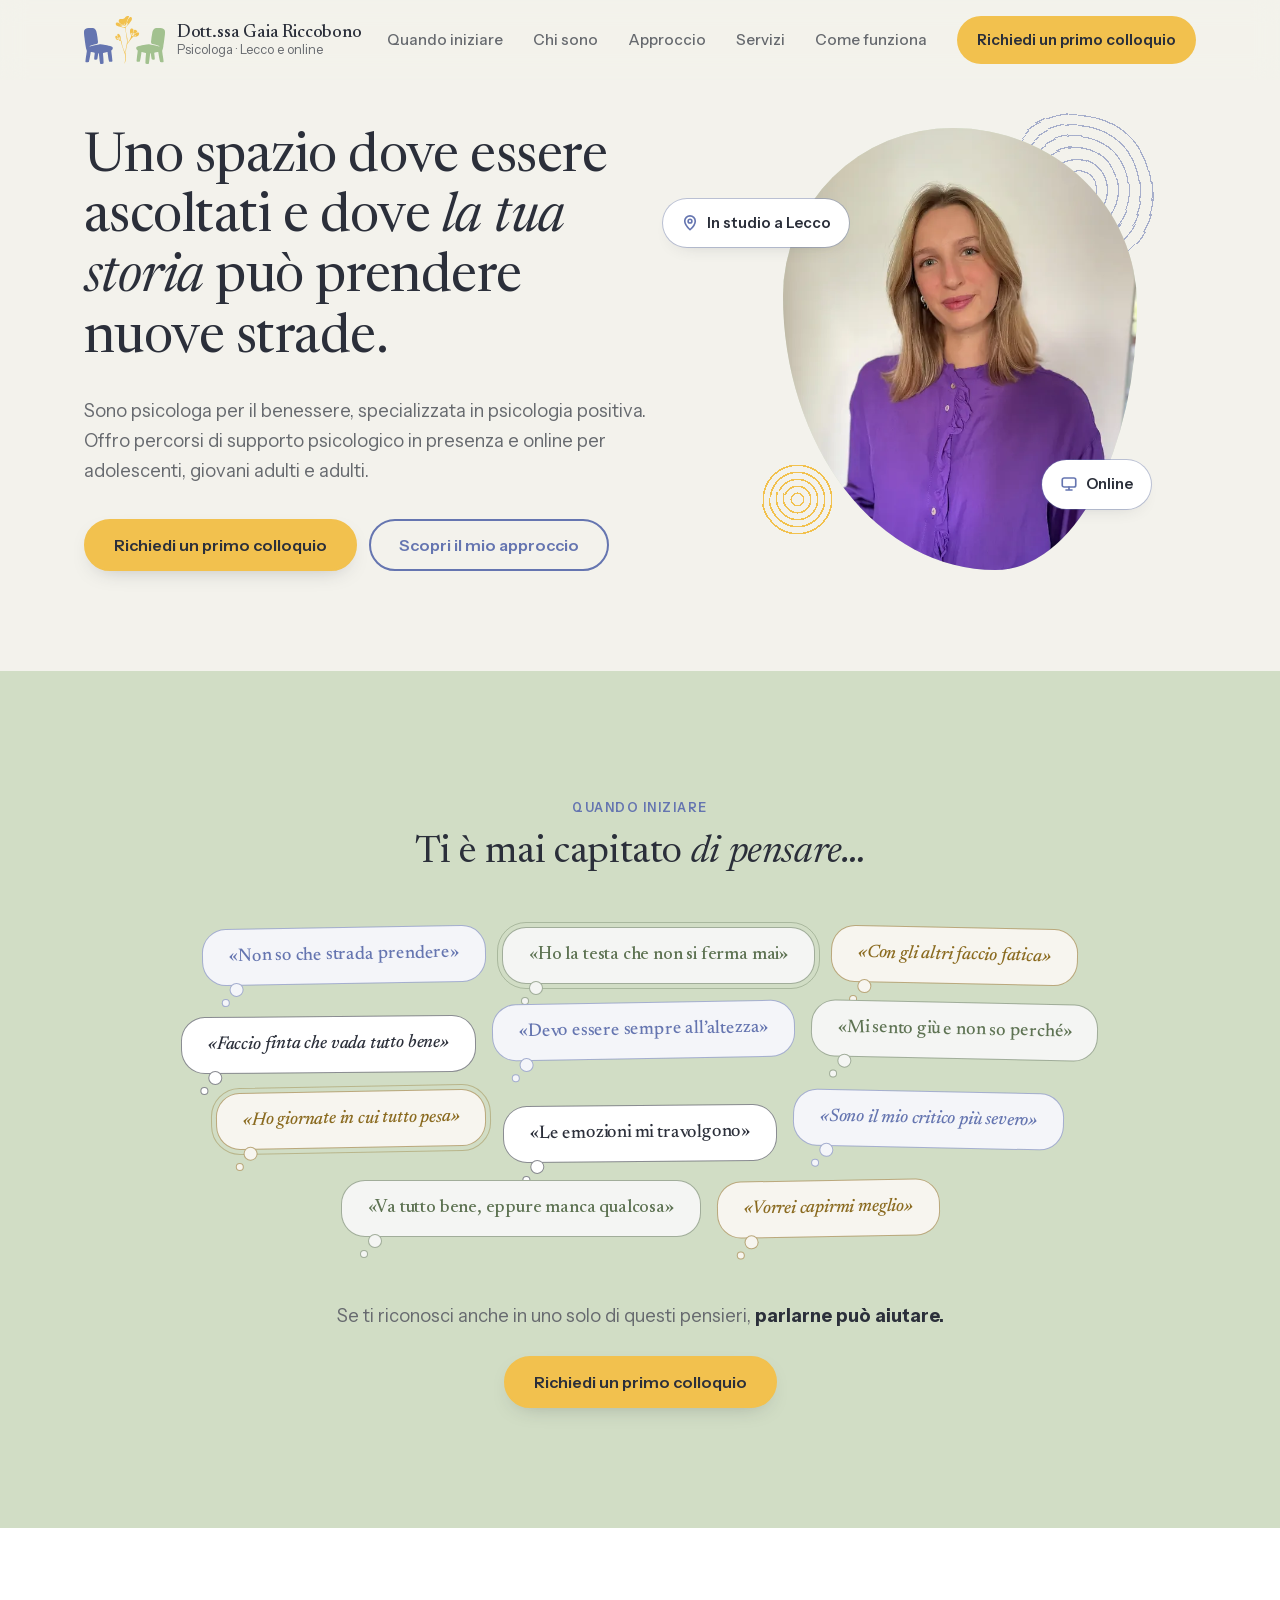
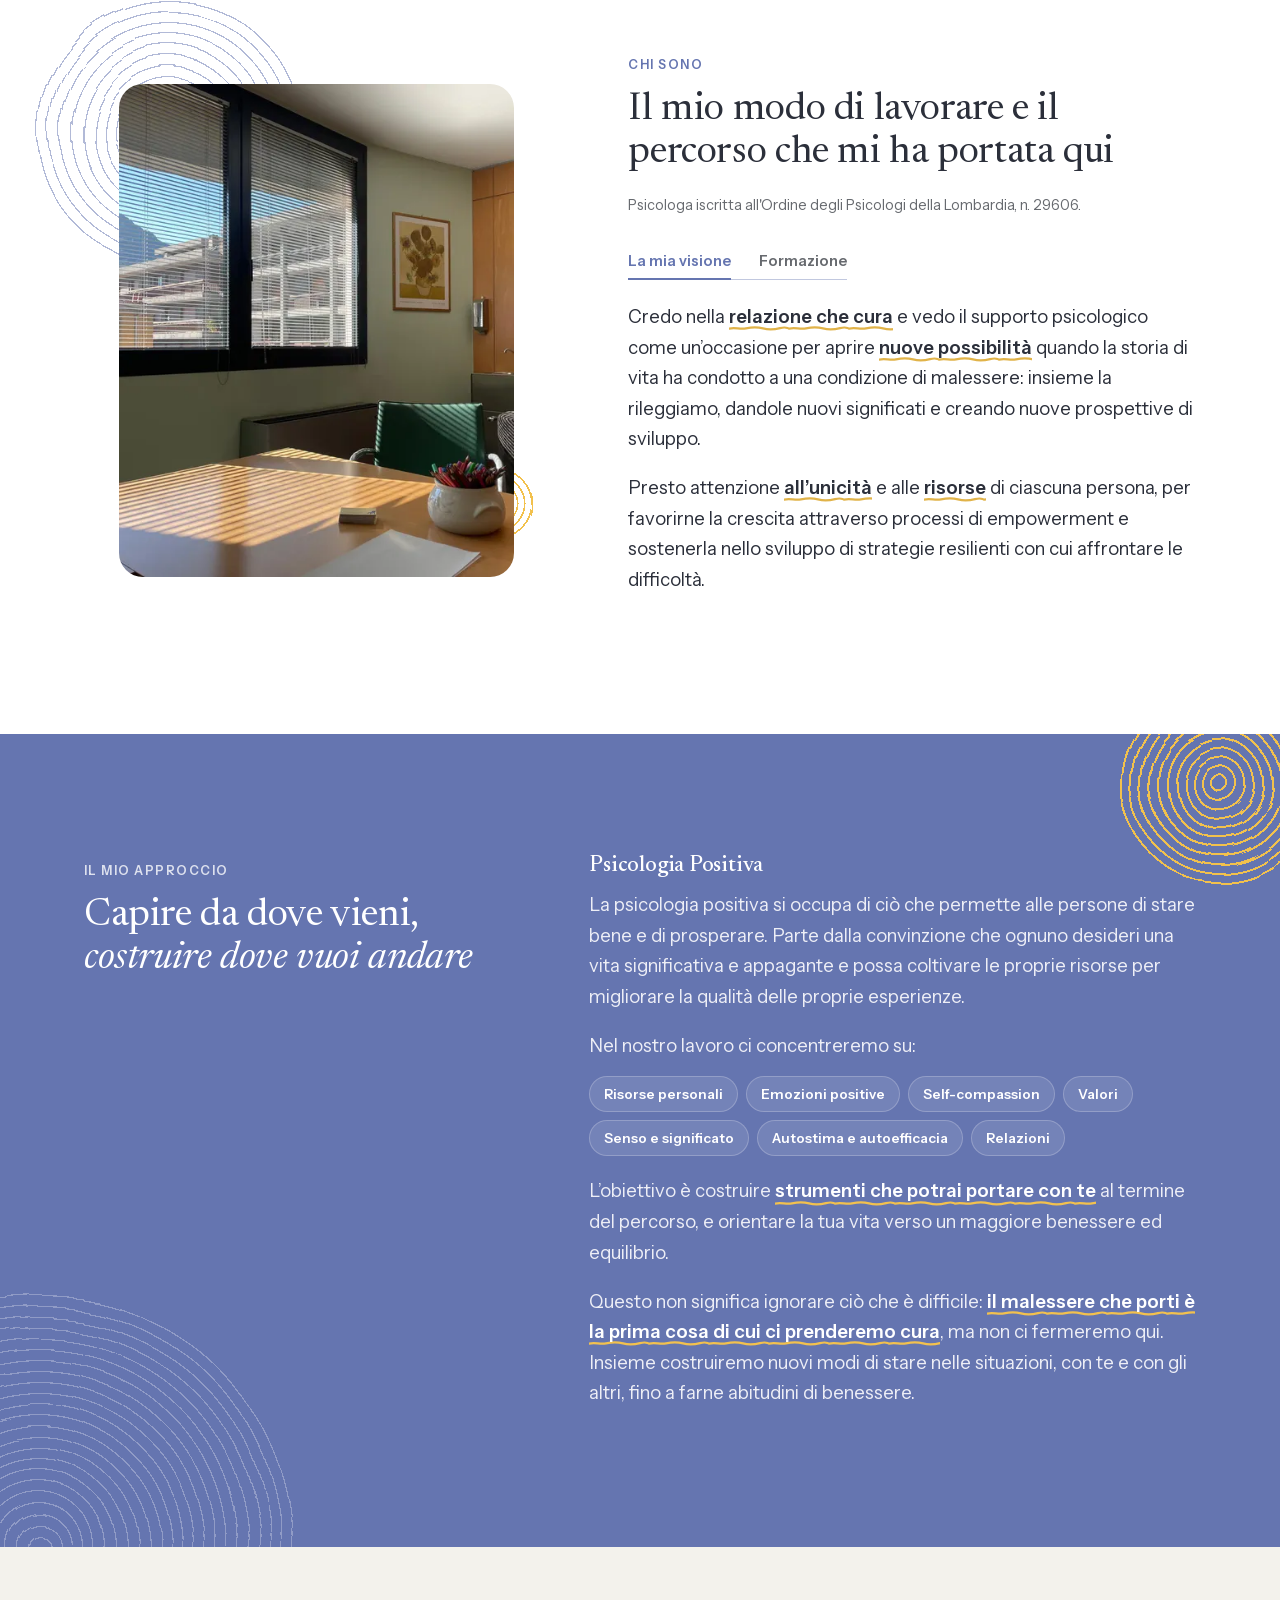
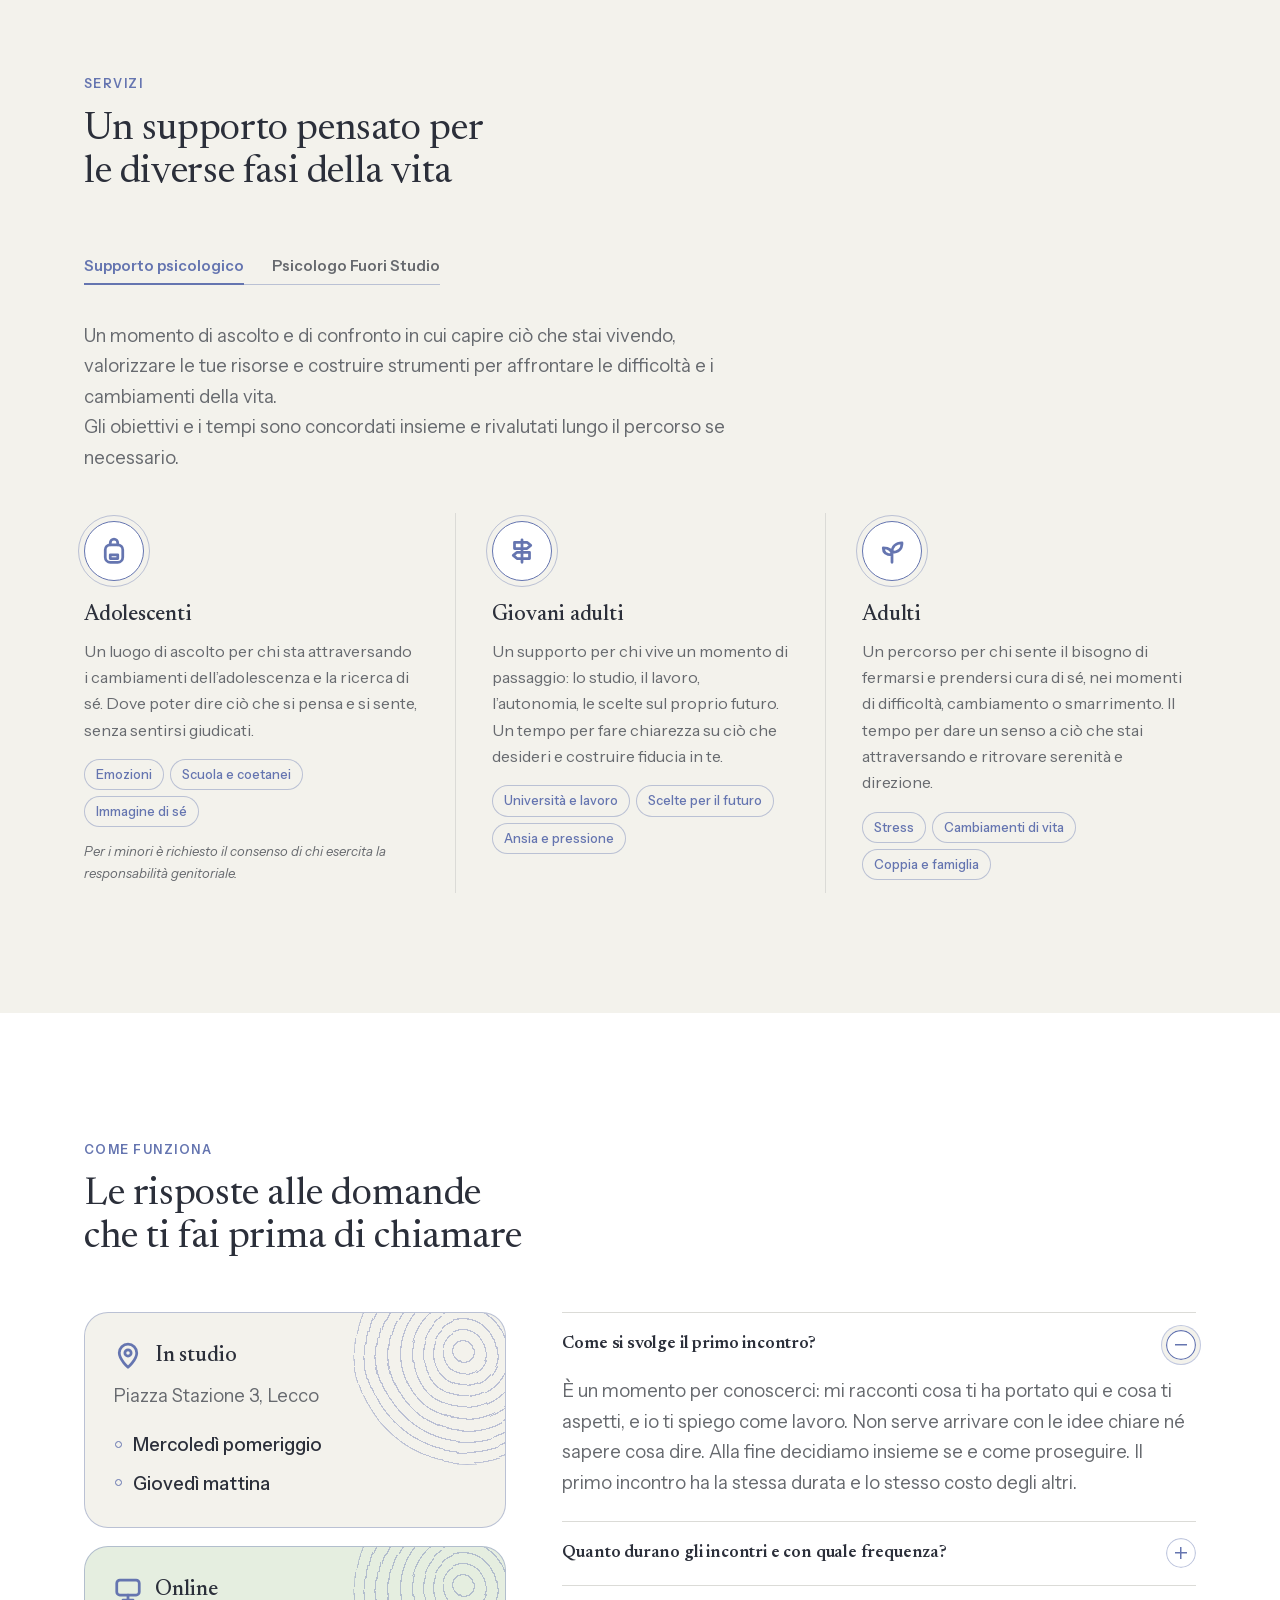
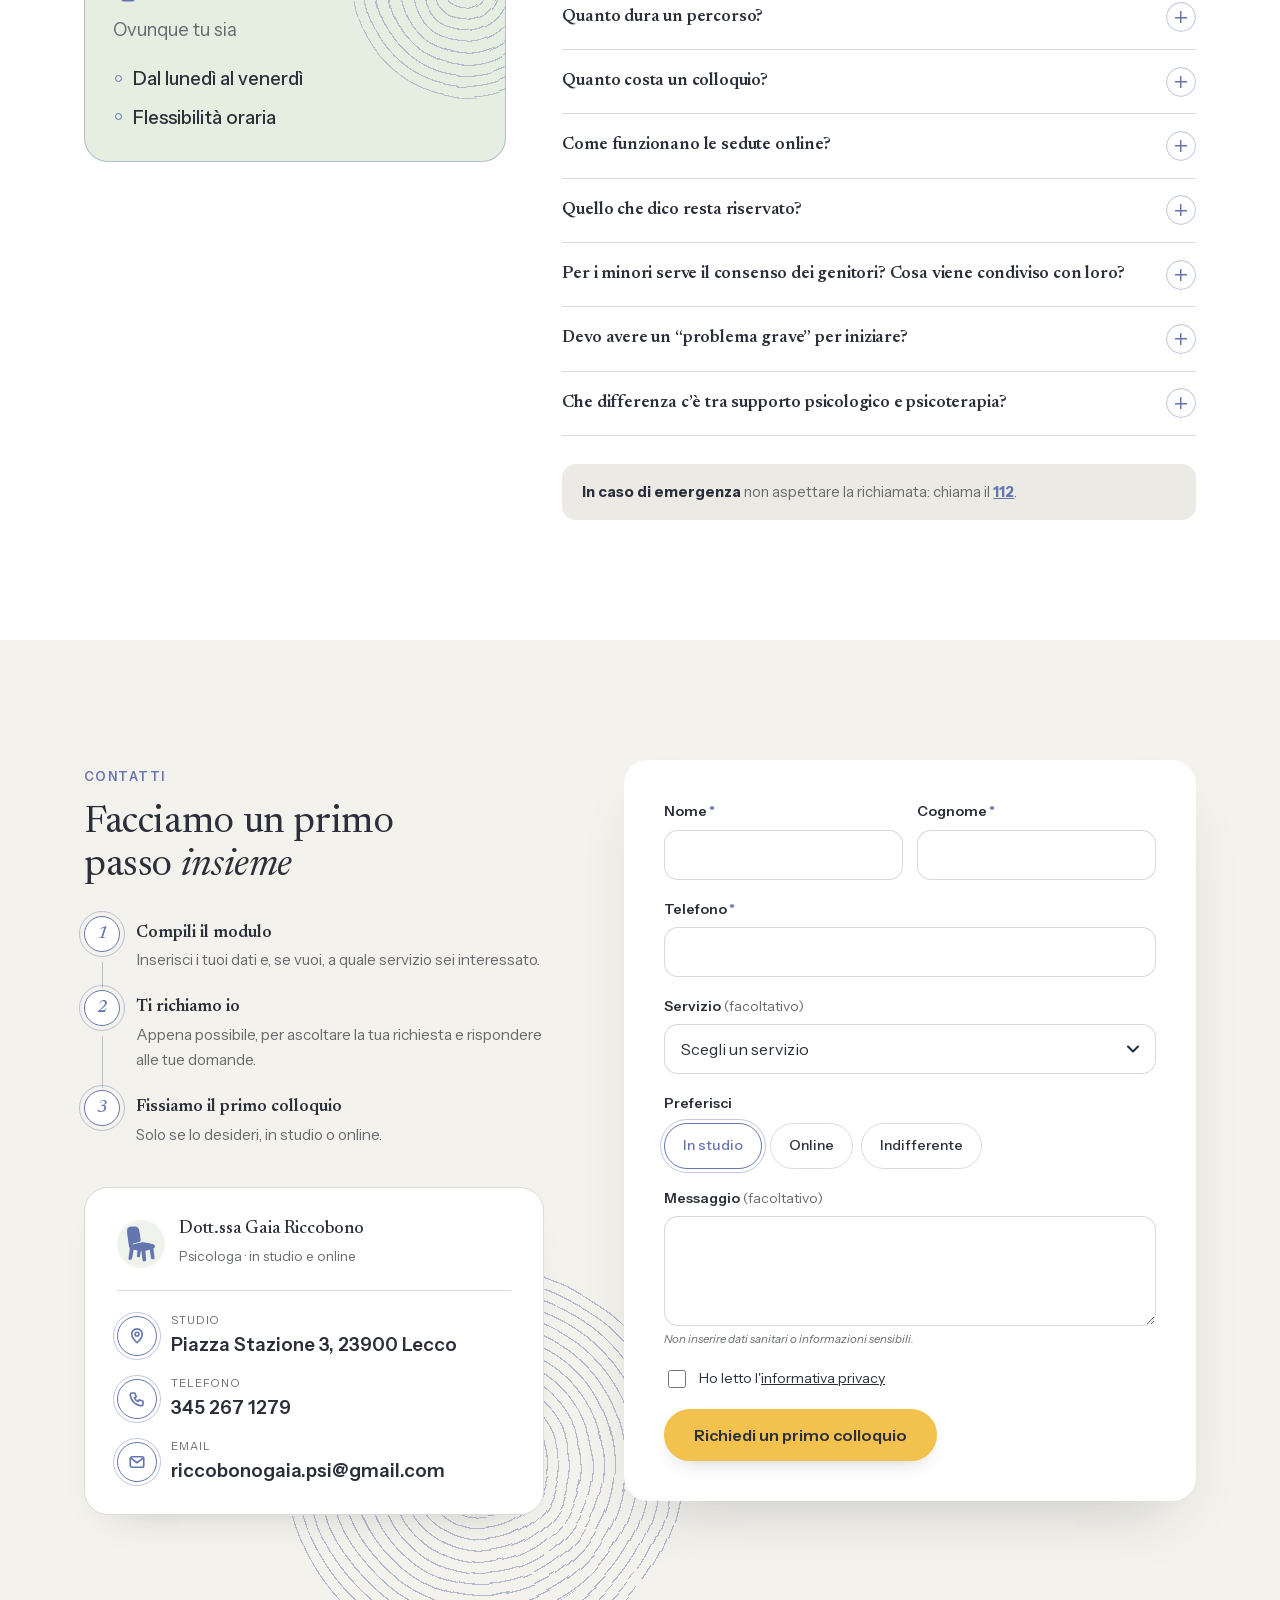
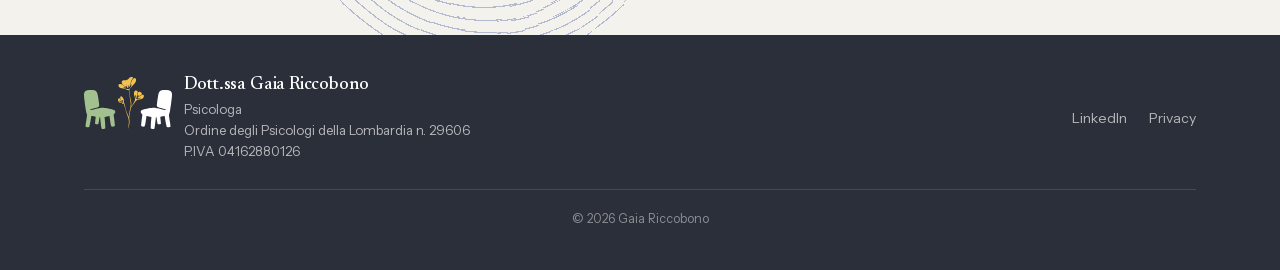
<file: index.html>
<!doctype html>
<html lang="it">

<head>
  <meta charset="utf-8">
  <meta name="viewport" content="width=device-width, initial-scale=1">
  <title>Dott.ssa Gaia Riccobono · Psicologa</title>
  <meta name="description" content="Psicologa a Lecco e online. Percorsi di supporto per adolescenti, giovani adulti e adulti con l'approccio della psicologia positiva. Richiedi un primo colloquio.">
  <link rel="canonical" href="https://gaiariccobono.it/">

  <!-- Anteprima social (WhatsApp, Facebook, LinkedIn…) -->
  <meta property="og:type" content="website">
  <meta property="og:locale" content="it_IT">
  <meta property="og:site_name" content="Dott.ssa Gaia Riccobono">
  <meta property="og:url" content="https://gaiariccobono.it/">
  <meta property="og:title" content="Dott.ssa Gaia Riccobono · Psicologa a Lecco e online">
  <meta property="og:description" content="Percorsi di supporto psicologico per adolescenti, giovani adulti e adulti, in studio a Lecco e online. Richiedi un primo colloquio.">
  <meta property="og:image" content="https://gaiariccobono.it/img/og-image.jpg?v=2">
  <meta property="og:image:width" content="1200">
  <meta property="og:image:height" content="630">
  <meta property="og:image:alt" content="Logo della Dott.ssa Gaia Riccobono, psicologa a Lecco e online: due sedie e un fiore">
  <meta name="twitter:card" content="summary_large_image">

  <!-- Dati strutturati -->
  <script type="application/ld+json">
  {
    "@context": "https://schema.org",
    "@type": "MedicalBusiness",
    "@id": "https://gaiariccobono.it/#studio",
    "name": "Dott.ssa Gaia Riccobono · Psicologa",
    "description": "Supporto psicologico per adolescenti, giovani adulti e adulti, in studio a Lecco e online.",
    "url": "https://gaiariccobono.it/",
    "image": "https://gaiariccobono.it/img/og-image.jpg",
    "logo": "https://gaiariccobono.it/apple-touch-icon.png",
    "telephone": "+393452671279",
    "email": "riccobonogaia.psi@gmail.com",
    "address": {
      "@type": "PostalAddress",
      "streetAddress": "Piazza Stazione 3",
      "postalCode": "23900",
      "addressLocality": "Lecco",
      "addressRegion": "LC",
      "addressCountry": "IT"
    },
    "areaServed": ["Lecco", "Italia"],
    "vatID": "IT04162880126",
    "founder": {
      "@type": "Person",
      "name": "Gaia Riccobono",
      "honorificPrefix": "Dott.ssa",
      "jobTitle": "Psicologa",
      "hasCredential": {
        "@type": "EducationalOccupationalCredential",
        "credentialCategory": "Iscrizione all'Ordine degli Psicologi della Lombardia n. 29606"
      },
      "sameAs": ["https://www.linkedin.com/in/gaiariccobono/"]
    }
  }
  </script>
  <link rel="preload" href="fonts/instrument-sans-latin.woff2" as="font" type="font/woff2" crossorigin>
  <link rel="preload" href="fonts/newsreader-latin.woff2" as="font" type="font/woff2" crossorigin>
  <link rel="icon" href="favicon.svg" type="image/svg+xml">
  <link rel="icon" href="favicon-32.png" sizes="32x32" type="image/png">
  <link rel="apple-touch-icon" href="apple-touch-icon.png">
  <link rel="stylesheet" href="/style.css">
  <link rel="stylesheet" href="/home.css">
</head>

<body>
  <!-- Filtro che rende "a mano" le linee dei cerchi concentrici -->
  <svg width="0" height="0" style="position:absolute" aria-hidden="true">
    <filter id="mano"><feTurbulence type="fractalNoise" baseFrequency="0.012" numOctaves="2" seed="7"/>
      <feDisplacementMap in="SourceGraphic" scale="14"/></filter>
    <filter id="mano-lieve"><feTurbulence type="fractalNoise" baseFrequency="0.03" numOctaves="1" seed="3"/>
      <feDisplacementMap in="SourceGraphic" scale="4"/></filter>
  </svg>

  <!-- HEADER -->
  <header class="site-header">
    <div class="wrap header-inner">
      <a href="#top" class="brand">
        <img class="brand-logo" src="/img/logo.svg" width="81" height="48" alt="">
        <img class="brand-icon" src="/img/icona.svg" width="31" height="38" alt="">
        <span class="brand-text">
          <strong>Dott.ssa Gaia Riccobono</strong>
          <small>Psicologa · Lecco e online</small>
        </span>
      </a>
      <a class="header-phone" href="tel:+393452671279" aria-label="Chiama 345 267 1279"><i class="ico ico-phone" aria-hidden="true"></i><span>Chiama</span></a>
      <button class="menu-toggle" aria-expanded="false" aria-controls="nav">Menu</button>
      <nav id="nav" class="nav">
        <a href="#quando">Quando iniziare</a>
        <a href="#chi-sono">Chi sono</a>
        <a href="#approccio">Approccio</a>
        <a href="#servizi">Servizi</a>
        <a href="#come-funziona">Come funziona</a>
        <a href="#contatti" class="nav-cta">Richiedi un primo colloquio</a>
      </nav>
    </div>
  </header>

  <main id="top">

    <!-- 1. HERO -->
    <section class="hero">
      <div class="wrap hero-grid">
        <div class="hero-text">
          <h1>Uno spazio dove essere ascoltati e dove <em>la tua storia</em> può prendere nuove strade.</h1>
          <p class="lead">Sono psicologa per il benessere, specializzata in psicologia positiva. Offro percorsi di
            supporto psicologico in presenza e online per adolescenti, giovani adulti e adulti.</p>
          <div class="btn-row">
            <a href="#contatti" class="btn btn-primary">Richiedi un primo colloquio</a>
            <a href="#approccio" class="btn btn-ghost">Scopri il mio approccio</a>
          </div>
        </div>
        <div class="hero-media">
          <span class="shape shape-yellow" aria-hidden="true"></span>
          <span class="shape shape-sky" aria-hidden="true"></span>
          <picture class="hero-photo">
            <source type="image/webp" srcset="/img/gaia-ritratto-600.webp 600w, /img/gaia-ritratto.webp 1000w"
              sizes="(max-width: 960px) 65vw, 345px">
            <img src="/img/gaia-ritratto.jpg" width="1000" height="1333" alt="Ritratto della Dott.ssa Gaia Riccobono"
              fetchpriority="high">
          </picture>
          <span class="pill pill-a"><i class="ico ico-pin" aria-hidden="true"></i> In studio a Lecco</span>
          <span class="pill pill-b"><i class="ico ico-screen" aria-hidden="true"></i> Online</span>
        </div>
      </div>
    </section>

    <!-- 2. QUANDO INIZIARE -->
    <section id="quando" class="section section-lilac">
      <div class="wrap">
        <div class="section-head section-head-center reveal">
          <p class="eyebrow">Quando iniziare</p>
          <h2>Ti è mai capitato <em>di pensare…</em></h2>
        </div>
        <ul class="thoughts reveal">
          <li>«Non so che strada prendere»</li>
          <li>«Ho la testa che non si ferma mai»</li>
          <li>«Con gli altri faccio fatica»</li>
          <li>«Faccio finta che vada tutto bene»</li>
          <li>«Devo essere sempre all’altezza»</li>
          <li>«Mi sento giù e non so perché»</li>
          <li>«Ho giornate in cui tutto pesa»</li>
          <li>«Le emozioni mi travolgono»</li>
          <li>«Sono il mio critico più severo»</li>
          <li>«Va tutto bene, eppure manca qualcosa»</li>
          <li>«Vorrei capirmi meglio»</li>
        </ul>
        <div class="thoughts-end reveal">
          <p>Se ti riconosci anche in uno solo di questi pensieri, <strong>parlarne può aiutare.</strong></p>
          <a href="#contatti" class="btn btn-primary">Richiedi un primo colloquio</a>
        </div>
      </div>
    </section>

    <!-- 3. CHI SONO -->
    <section id="chi-sono" class="section section-alt">
      <div class="wrap about-grid">
        <div class="about-media reveal">
          <span class="shape about-shape-a" aria-hidden="true"></span>
          <span class="shape about-shape-b" aria-hidden="true"></span>
          <picture class="about-photo">
            <source type="image/webp" srcset="/img/studio-480.webp 480w, /img/studio.webp 800w"
              sizes="(max-width: 960px) 90vw, 470px">
            <img src="/img/studio.jpg" width="800" height="1000" loading="lazy" decoding="async"
              alt="Lo studio a Lecco: la scrivania al sole e la finestra con vista sulle montagne">
          </picture>
        </div>
        <div class="about-text reveal">
          <p class="eyebrow">Chi sono</p>
          <h2>Il mio modo di lavorare e il percorso che mi ha portata qui</h2>
          <p class="albo">Psicologa iscritta all'Ordine degli Psicologi della Lombardia, n. 29606.</p>
          <div class="tabs">
            <div class="tablist" role="tablist" aria-label="Chi sono">
              <button type="button" role="tab" id="tab-visione" aria-controls="panel-visione" aria-selected="true">La mia visione</button>
              <button type="button" role="tab" id="tab-due" aria-controls="panel-due" aria-selected="false" tabindex="-1">Formazione</button>
            </div>
            <div class="tabpanels">
            <div class="tabpanel" role="tabpanel" id="panel-visione" aria-labelledby="tab-visione">
              <p>Credo nella <mark>relazione che cura</mark> e vedo il supporto psicologico come un’occasione per aprire <mark>nuove possibilità</mark> quando la storia di vita ha condotto a una condizione di malessere: insieme la rileggiamo, dandole nuovi significati e creando nuove prospettive di sviluppo.</p>
              <p>Presto attenzione <mark>all’unicità</mark> e alle <mark>risorse</mark> di ciascuna persona, per favorirne la crescita attraverso processi di empowerment e sostenerla nello sviluppo di strategie resilienti con cui affrontare le difficoltà.</p>
            </div>
            <div class="tabpanel" role="tabpanel" id="panel-due" aria-labelledby="tab-due" hidden>
              <ol class="edu">
                <li><strong>Corso di formazione "Lavorare come Psicologo Fuori Studio"</strong></li>
                <li><strong>Master in Relazioni d'aiuto in contesti di sviluppo e cooperazione nazionale e internazionale</strong><small>Università Cattolica del Sacro Cuore, Milano</small></li>
                <li><strong>Laurea Magistrale in Psicologia per il benessere: empowerment, riabilitazione e tecnologia positiva</strong><small>Università Cattolica del Sacro Cuore, Milano</small></li>
                <li><strong>Laurea Triennale in Scienze e tecniche psicologiche</strong><small>Università Cattolica del Sacro Cuore, Milano</small></li>
              </ol>
            </div>
            </div>
          </div>
        </div>
      </div>
    </section>

    <!-- 4. APPROCCIO (fascia) -->
    <section id="approccio" class="band">
      <span class="band-circle c1" aria-hidden="true"></span>
      <span class="band-circle c2" aria-hidden="true"></span>
      <div class="wrap band-inner">
        <div class="band-head reveal">
          <p class="eyebrow">Il mio approccio</p>
          <h2>Capire da dove vieni, <em>costruire dove vuoi andare</em></h2>
        </div>
        <div class="approaches approaches-single">
          <div class="approach reveal">
            <h3>Psicologia Positiva</h3>
            <p>La psicologia positiva si occupa di ciò che permette alle persone di stare bene e di prosperare. Parte dalla convinzione che ognuno desideri una vita significativa e appagante e possa coltivare le proprie risorse per migliorare la qualità delle proprie esperienze.</p>
            <p>Nel nostro lavoro ci concentreremo su:</p>
            <ul class="approach-topics">
              <li>Risorse personali</li>
              <li>Emozioni positive</li>
              <li>Self-compassion</li>
              <li>Valori</li>
              <li>Senso e significato</li>
              <li>Autostima e autoefficacia</li>
              <li>Relazioni</li>
            </ul>
            <p>L’obiettivo è costruire <mark>strumenti che potrai portare con te</mark> al termine del percorso, e orientare la tua vita verso un maggiore benessere ed equilibrio.</p>
            <p>Questo non significa ignorare ciò che è difficile: <mark>il malessere che porti è la prima cosa di cui ci prenderemo cura</mark>, ma non ci fermeremo qui. Insieme costruiremo nuovi modi di stare nelle situazioni, con te e con gli altri, fino a farne abitudini di benessere.</p>
          </div>
          <!-- DA GENNAIO: secondo approccio (cognitivo costruttivista).
               Per attivarlo: togliere "approaches-single" qui sopra e scommentare questo blocco.
          <div class="approach-divider" aria-hidden="true"></div>
          <div class="approach reveal">
            <h3>Approccio cognitivo costruttivista</h3>
            <p>Testo da scrivere.</p>
          </div>
          -->
        </div>
      </div>
    </section>

    <!-- 5. SERVIZI (per chi) -->
    <section id="servizi" class="section section-alt">
      <div class="wrap">
        <div class="section-head reveal">
          <p class="eyebrow">Servizi</p>
          <h2>Un supporto pensato per le diverse fasi della vita</h2>
        </div>
        <div class="tabs services-tabs">
          <div class="tablist reveal" role="tablist" aria-label="Servizi">
            <button type="button" role="tab" id="tab-supporto" aria-controls="panel-supporto" aria-selected="true">Supporto psicologico</button>
            <button type="button" role="tab" id="tab-fuori" aria-controls="panel-fuori" aria-selected="false" tabindex="-1">Psicologo Fuori Studio</button>
          </div>
          <div class="tabpanels">
          <div class="tabpanel" role="tabpanel" id="panel-supporto" aria-labelledby="tab-supporto">
            <p class="panel-intro">Un momento di ascolto e di confronto in cui capire ciò che stai vivendo, valorizzare le tue risorse e costruire strumenti per affrontare le difficoltà e i cambiamenti della vita.<br>
              Gli obiettivi e i tempi sono concordati insieme e rivalutati lungo il percorso se necessario.</p>
        <ul class="services reveal">
          <li class="service">
            <span class="service-ico"><i class="ico-lg ico-backpack" aria-hidden="true"></i></span>
            <h3>Adolescenti</h3>
            <div class="service-body">
              <p>Un luogo di ascolto per chi sta attraversando i cambiamenti dell’adolescenza e la ricerca di sé. Dove poter dire ciò che si pensa e si sente, senza sentirsi giudicati.</p>
              <ul class="topics">
                <li>Emozioni</li>
                <li>Scuola e coetanei</li>
                <li>Immagine di sé</li>
              </ul>
              <p class="service-note">Per i minori è richiesto il consenso di chi esercita la responsabilità genitoriale.</p>
            </div>
          </li>
          <li class="service">
            <span class="service-ico"><i class="ico-lg ico-signpost" aria-hidden="true"></i></span>
            <h3>Giovani adulti</h3>
            <div class="service-body">
              <p>Un supporto per chi vive un momento di passaggio: lo studio, il lavoro, l’autonomia, le scelte sul proprio futuro. Un tempo per fare chiarezza su ciò che desideri e costruire fiducia in te.</p>
              <ul class="topics">
                <li>Università e lavoro</li>
                <li>Scelte per il futuro</li>
                <li>Ansia e pressione</li>
              </ul>
            </div>
          </li>
          <li class="service">
            <span class="service-ico"><i class="ico-lg ico-sprout" aria-hidden="true"></i></span>
            <h3>Adulti</h3>
            <div class="service-body">
              <p>Un percorso per chi sente il bisogno di fermarsi e prendersi cura di sé, nei momenti di difficoltà, cambiamento o smarrimento. Il tempo per dare un senso a ciò che stai attraversando e ritrovare serenità e direzione.</p>
              <ul class="topics">
                <li>Stress</li>
                <li>Cambiamenti di vita</li>
                <li>Coppia e famiglia</li>
              </ul>
            </div>
          </li>
        </ul>
          </div>
          <div class="tabpanel" role="tabpanel" id="panel-fuori" aria-labelledby="tab-fuori" hidden>
            <div class="fuori-text">
              <p>Un intervento psicologico <mark>a domicilio ad alta intensità</mark>, pensato per adolescenti e giovani adulti che attraversano un momento di forte sofferenza psicologica e sono poco motivati o impossibilitati a seguire una terapia in studio, o non riconoscono la loro problematica.</p>
              <p>Le situazioni con cui si lavora più spesso:</p>
              <ul class="topics">
                <li>Ansia e ritiro sociale</li>
                <li>Ritiro scolastico</li>
                <li>Isolamento sociale</li>
                <li>Hikikomori</li>
              </ul>
              <dl class="fuori-points">
                <div><dt>Il mio ruolo</dt><dd>Essere una <mark>mente compagna</mark>: stare accanto, ascoltare e pensare insieme.</dd></div>
                <div><dt>Per i genitori</dt><dd>In parallelo è previsto un percorso di <mark>terapia familiare</mark>, condotto da psicoterapeuti familiari della rete Psicologo Fuori Studio. <em>Non sarò io a tenere questa parte.</em></dd></div>
                <div><dt>Il primo contatto</dt><dd>Avviene con voi genitori: insieme valutiamo la situazione e vi spiego la modalità di lavoro.</dd></div>
              </dl>
              <p class="fuori-link">Per maggiori informazioni sulla metodologia puoi consultare il sito di Psicologi Fuori Studio, Associazione Culturale promotrice del metodo, di cui faccio parte: <a href="https://www.psicologofuoristudio.it/" target="_blank" rel="noopener">psicologofuoristudio.it</a>.</p>
            </div>
          </div>
          </div>
        </div>
      </div>
    </section>

    <!-- 6. COME FUNZIONA: studio/online + informazioni pratiche -->
    <section id="come-funziona" class="section">
      <div class="wrap">
        <div class="section-head reveal">
          <p class="eyebrow">Come funziona</p>
          <h2>Le risposte alle domande che ti fai prima di chiamare</h2>
        </div>
        <div class="how-grid">
          <div class="how-modes reveal">
            <article class="mode mode-studio">
              <div class="mode-head">
                <i class="ico-lg ico-pin" aria-hidden="true"></i>
                <h3>In studio</h3>
              </div>
              <p>Piazza Stazione 3, Lecco</p>
              <ul>
                <li>Mercoledì pomeriggio</li>
                <li>Giovedì mattina</li>
              </ul>
            </article>
            <article class="mode mode-online">
              <div class="mode-head">
                <i class="ico-lg ico-screen" aria-hidden="true"></i>
                <h3>Online</h3>
              </div>
              <p>Ovunque tu sia</p>
              <ul>
                <li>Dal lunedì al venerdì</li>
                <li>Flessibilità oraria</li>
              </ul>
            </article>
          </div>

          <div class="faq reveal">
            <details open>
              <summary>Come si svolge il primo incontro?</summary>
              <p>È un momento per conoscerci: mi racconti cosa ti ha portato qui e cosa ti aspetti, e io ti spiego come lavoro. Non serve arrivare con le idee chiare né sapere cosa dire. Alla fine decidiamo insieme se e come proseguire. Il primo incontro ha la stessa durata e lo stesso costo degli altri.</p>
            </details>
            <details>
              <summary>Quanto durano gli incontri e con quale frequenza?</summary>
              <p>Ogni incontro dura 50 minuti. In genere ci vediamo una volta a settimana o ogni due, ma la frequenza non è fissa: il percorso evolve e la decidiamo insieme, in base alle tue esigenze.</p>
            </details>
            <details>
              <summary>Quanto dura un percorso?</summary>
              <p>La durata dipende da te, da ciò che porti e dagli obiettivi che ci diamo. Non c’è un numero di incontri uguale per tutti: dopo i primi colloqui definiamo insieme una direzione e una durata indicativa, che verifichiamo e rivediamo lungo il percorso.</p>
            </details>
            <details>
              <summary>Quanto costa un colloquio?</summary>
              <p>Un colloquio di 50 minuti costa 60 €.</p>
              <p>Le sedute con la psicologa sono spese sanitarie e puoi detrarle al 19% nella dichiarazione dei redditi se paghi con un metodo tracciabile (carta o bonifico).</p>
            </details>
            <details>
              <summary>Come funzionano le sedute online?</summary>
              <p>Ci vediamo in videochiamata: ti mando un link e ti colleghi da computer, tablet o telefono. Ti basta un posto tranquillo e riservato dove sentirti libero/a di parlare.</p>
            </details>
            <details>
              <summary>Quello che dico resta riservato?</summary>
              <p>Sì. Tutto ciò che ci diciamo è coperto dal segreto professionale. Le eccezioni sono quelle previste dalla legge e dal codice deontologico, ad esempio i casi di grave pericolo per te o per altre persone, e te le spiego chiaramente all’inizio del percorso.</p>
            </details>
            <details>
              <summary>Per i minori serve il consenso dei genitori? Cosa viene condiviso con loro?</summary>
              <p>Sì, per lavorare con un minore è necessario il consenso informato di entrambi i genitori, o di chi esercita la responsabilità genitoriale. Il percorso resta uno spazio del ragazzo o della ragazza: i contenuti dei colloqui non vengono riferiti ai genitori nel dettaglio. Con loro condivido l’andamento generale e ciò che può aiutarli a sostenere il percorso, secondo quanto definito all’inizio, con trasparenza verso il minore.</p>
            </details>
            <details>
              <summary>Devo avere un “problema grave” per iniziare?</summary>
              <p>No. Non serve stare male “abbastanza” né avere un problema preciso: puoi iniziare anche solo perché senti il bisogno di fermarti e capire cosa ti sta succedendo, o perché vuoi conoscerti meglio. Il primo incontro serve anche a capire insieme se e come ti posso essere utile.</p>
            </details>
            <details>
              <summary>Che differenza c’è tra supporto psicologico e psicoterapia?</summary>
              <p>La psicoterapia è un trattamento clinico che può essere svolto solo da professionisti con una specifica specializzazione, ed è indicata per forme di sofferenza più strutturate. Il supporto psicologico è un percorso di ascolto e di crescita, adatto a chi attraversa un momento di difficoltà o di cambiamento. Se durante il percorso emergesse l’utilità di un intervento diverso, ne parleremo insieme e ti indicherò colleghi a cui rivolgerti.</p>
            </details>
            <p class="emergency"><strong>In caso di emergenza</strong> non aspettare la richiamata: chiama il <a href="tel:112">112</a>.</p>
          </div>
        </div>
      </div>
    </section>

    <!-- 7. CONTATTI -->
    <section id="contatti" class="section section-contact">
      <div class="wrap contact-grid">
        <div class="contact-intro reveal">
          <p class="eyebrow">Contatti</p>
          <h2>Facciamo un primo passo <em>insieme</em></h2>
          <ol class="steps">
            <li><strong>Compili il modulo</strong><span>Inserisci i tuoi dati e, se vuoi, a quale servizio sei interessato.</span></li>
            <li><strong>Ti richiamo io</strong><span>Appena possibile, per ascoltare la tua richiesta e rispondere alle tue domande.</span></li>
            <li><strong>Fissiamo il primo colloquio</strong><span>Solo se lo desideri, in studio o online.</span></li>
          </ol>
        </div>
        <form class="form reveal js-web3" id="contact-form" action="https://api.web3forms.com/submit" method="POST">
          <input type="hidden" name="access_key" value="9dbd1188-8f18-4328-8df0-692981315557">
          <input type="hidden" name="subject" value="Nuova richiesta dal sito">
          <input type="hidden" name="from_name" value="Sito Gaia Riccobono">
          <input type="checkbox" name="botcheck" class="hp" tabindex="-1" autocomplete="off">
          <div class="field-row">
            <label><span>Nome<span class="req" aria-hidden="true">*</span></span><input type="text" name="nome" required></label>
            <label><span>Cognome<span class="req" aria-hidden="true">*</span></span><input type="text" name="cognome" required></label>
          </div>
          <label><span>Telefono<span class="req" aria-hidden="true">*</span></span><input type="tel" name="telefono" required></label>
          <label><span>Servizio <span class="opt">(facoltativo)</span></span>
            <select name="servizio">
              <option value="">Scegli un servizio</option>
              <option>Supporto psicologico · Adolescenti</option>
              <option>Supporto psicologico · Giovani adulti</option>
              <option>Supporto psicologico · Adulti</option>
              <option>Psicologo Fuori Studio</option>
              <option>Non so ancora</option>
            </select></label>
          <fieldset class="seg">
            <legend>Preferisci</legend>
            <label><input type="radio" name="modalita" value="In studio" checked><span>In studio</span></label>
            <label><input type="radio" name="modalita" value="Online"><span>Online</span></label>
            <label><input type="radio" name="modalita" value="Indifferente"><span>Indifferente</span></label>
          </fieldset>
          <label><span>Messaggio <span class="opt">(facoltativo)</span></span><textarea name="messaggio" rows="4" aria-describedby="msg-hint"></textarea>
            <span class="form-hint" id="msg-hint">Non inserire dati sanitari o informazioni sensibili.</span></label>
          <label class="check"><input type="checkbox" required> <span>Ho letto l'<a href="/privacy.html">informativa
                privacy</a></span></label>
          <button type="submit" class="btn btn-primary">Richiedi un primo colloquio</button>
          <p class="form-status" role="status" aria-live="polite"></p>
        </form>
        <div class="vcard-wrap reveal">
          <div class="vcard">
            <div class="vcard-head">
              <img class="vcard-icon" src="/img/icona-tonda.svg" width="48" height="48" alt="">
              <div>
                <strong>Dott.ssa Gaia Riccobono</strong>
                <span>Psicologa · in studio e online</span>
              </div>
            </div>
            <ul class="contact-list">
              <li><span class="ci"><i class="ico ico-pin" aria-hidden="true"></i></span>
                <div><small>Studio</small><a
                    href="https://www.google.com/maps/search/?api=1&query=Piazza+Stazione+3,+23900+Lecco+LC"
                    target="_blank" rel="noopener">Piazza Stazione 3, 23900 Lecco</a></div>
              </li>
              <li><span class="ci"><i class="ico ico-phone" aria-hidden="true"></i></span>
                <div><small>Telefono</small><a href="tel:+393452671279">345 267 1279</a></div>
              </li>
              <li><span class="ci"><i class="ico ico-mail" aria-hidden="true"></i></span>
                <div><small>Email</small><a href="mailto:riccobonogaia.psi@gmail.com">riccobonogaia.psi@gmail.com</a>
                </div>
              </li>
            </ul>
          </div>
        </div>
      </div>
    </section>

  </main>

  <!-- FOOTER -->
  <footer class="site-footer">
    <div class="wrap footer-inner">
      <div class="brand">
        <img class="brand-logo" src="/img/logo-chiaro.svg" width="88" height="52" alt="">
        <span class="brand-text">
          <strong>Dott.ssa Gaia Riccobono</strong>
          <span class="footer-meta">
            <span>Psicologa</span>
            <span>Ordine degli Psicologi della Lombardia n. 29606</span>
            <span>P.IVA 04162880126</span>
          </span>
        </span>
      </div>
      <nav class="footer-nav">
        <a href="https://www.linkedin.com/in/gaiariccobono/" target="_blank" rel="noopener noreferrer">LinkedIn</a>
        <a href="/privacy.html">Privacy</a>
      </nav>
    </div>
    <p class="wrap copy">© 2026 Gaia Riccobono</p>
  </footer>

  <!-- CTA fissa mobile -->
  <a href="#contatti" class="mobile-cta">Richiedi un primo colloquio</a>

  <script src="/script.js"></script>
</body>

</html>
</file>
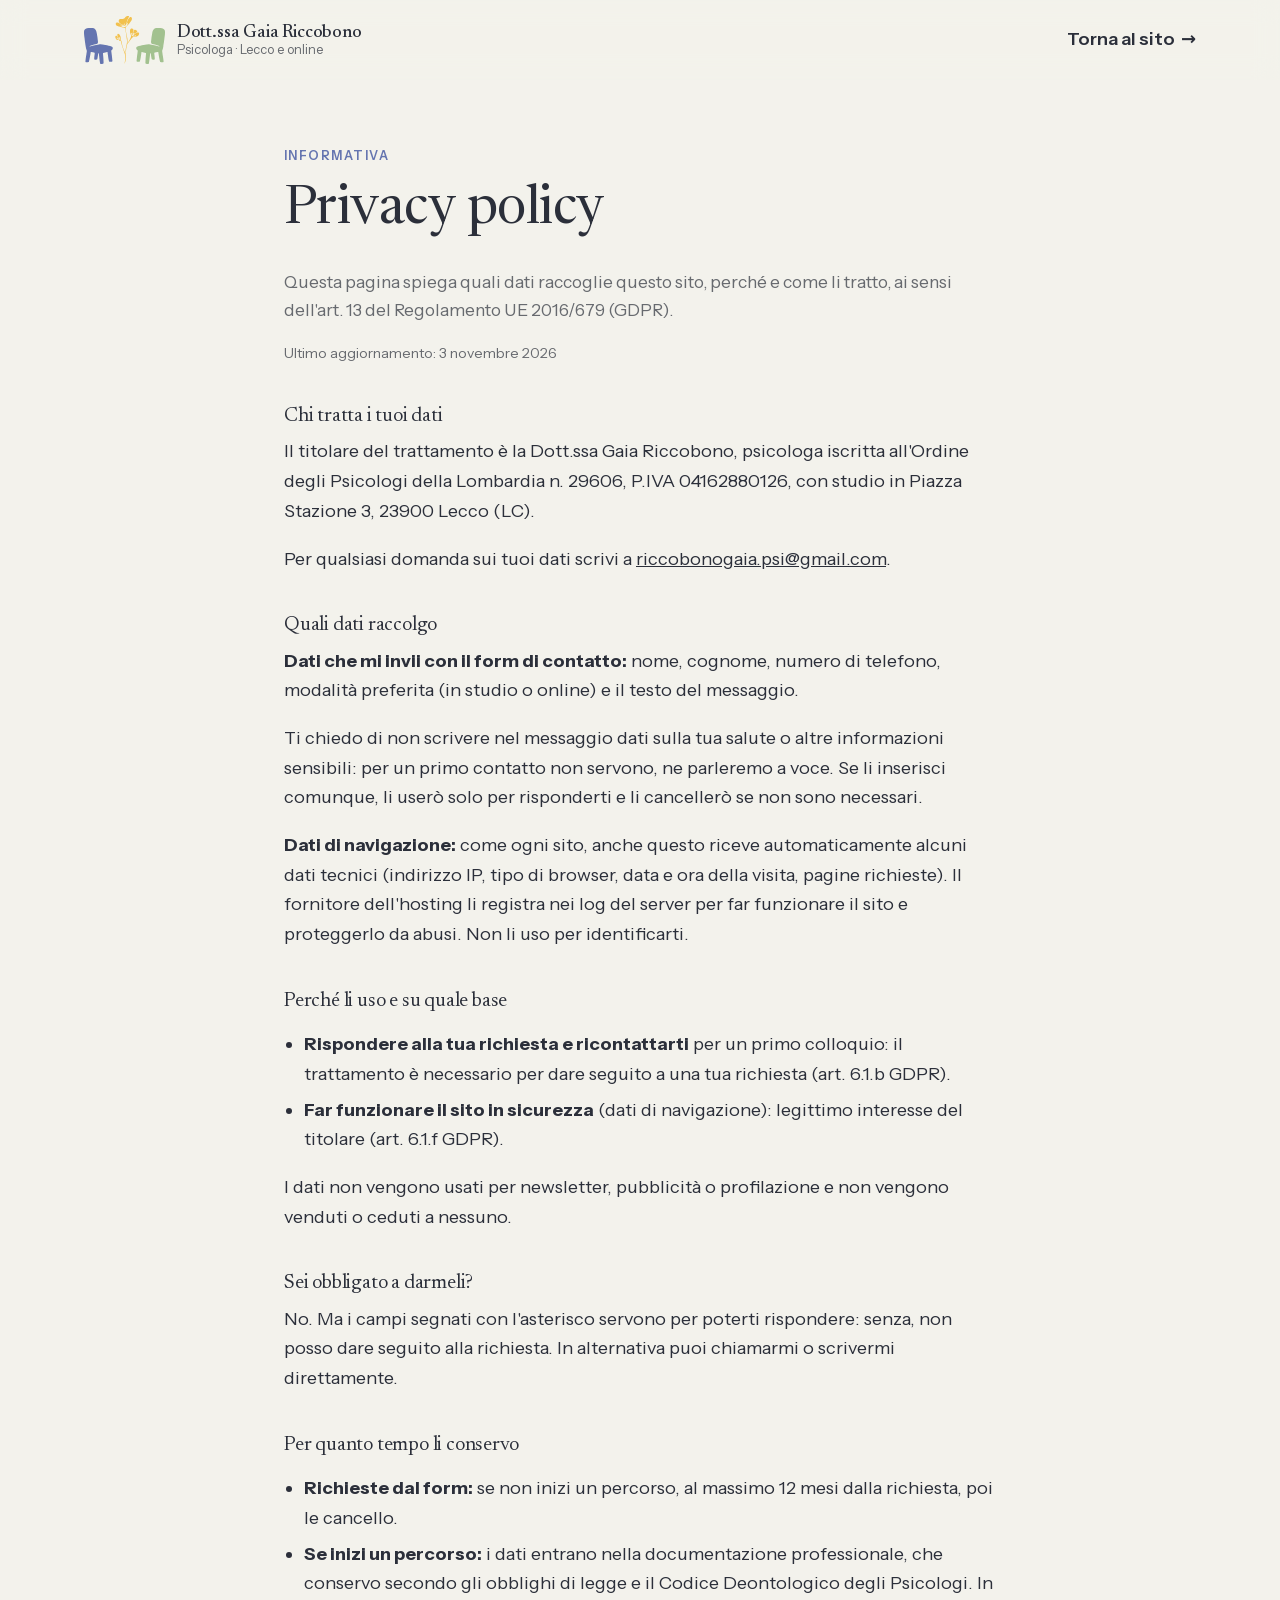
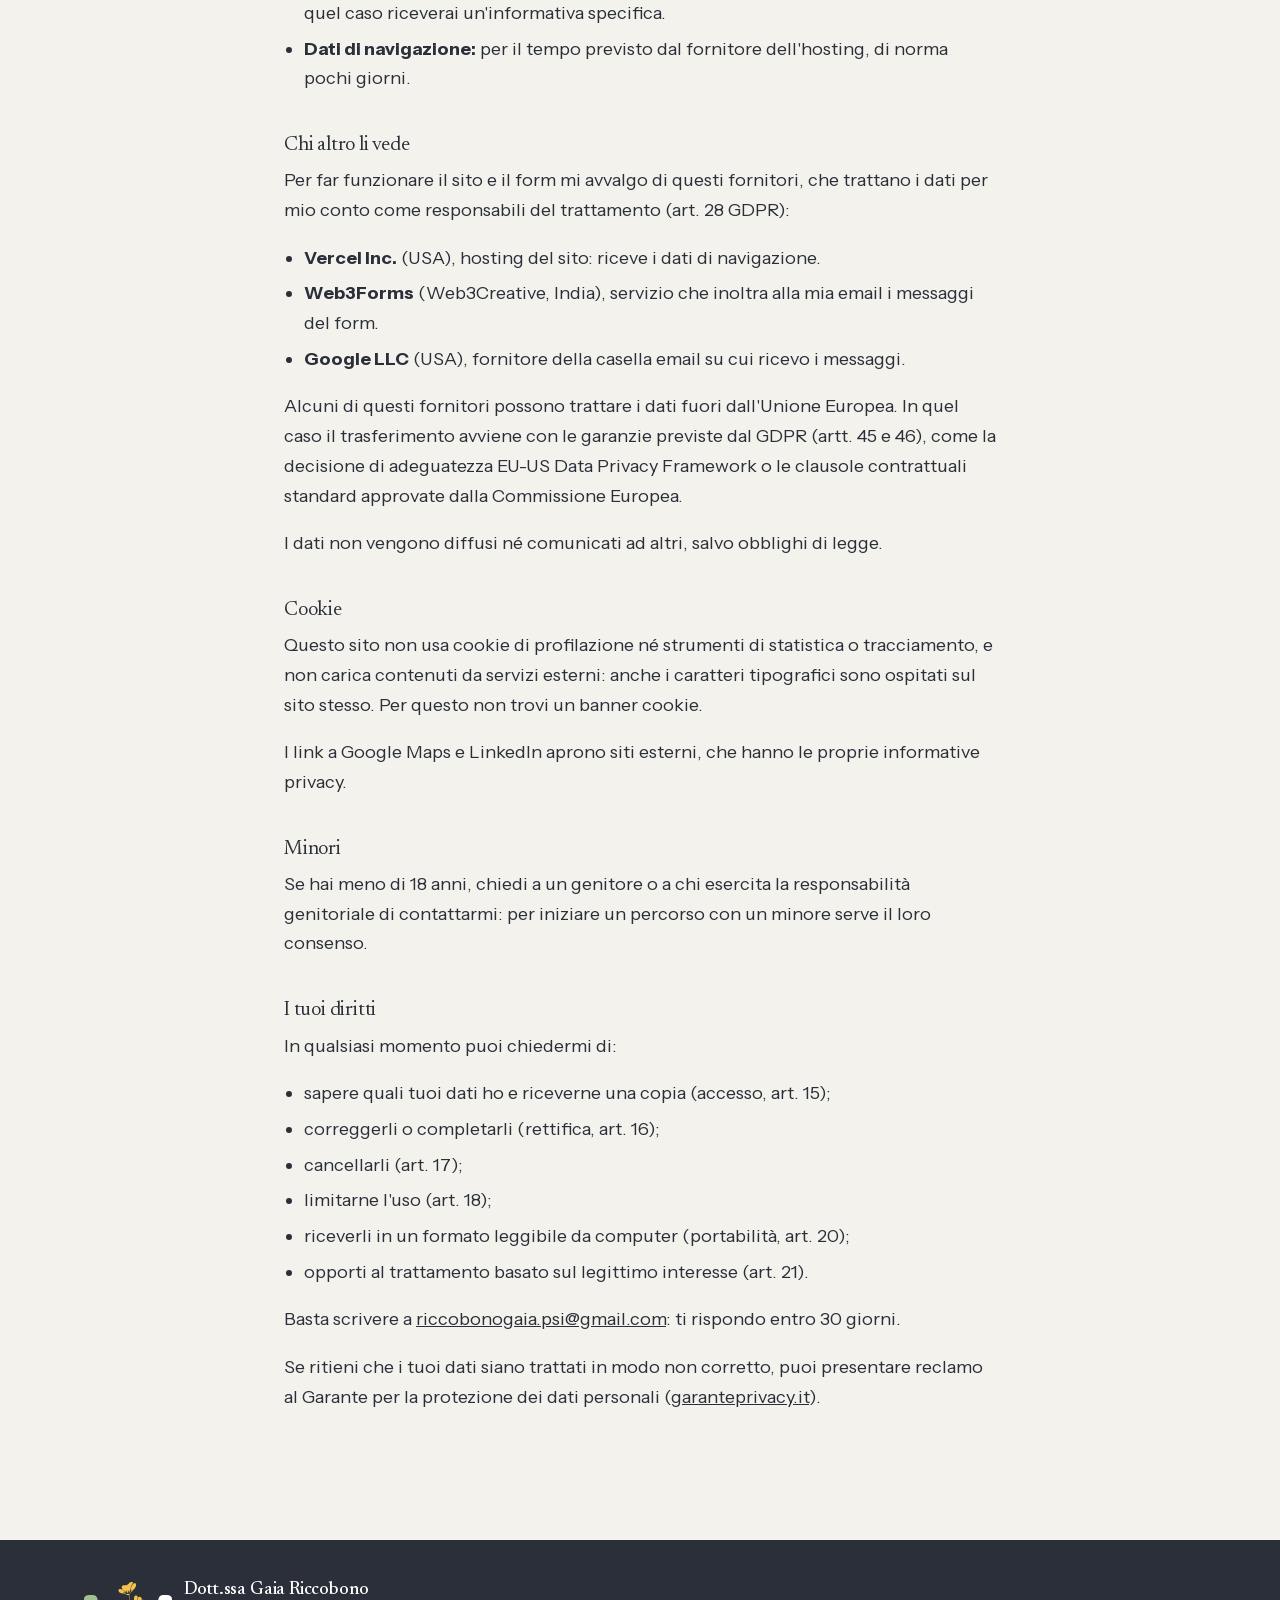
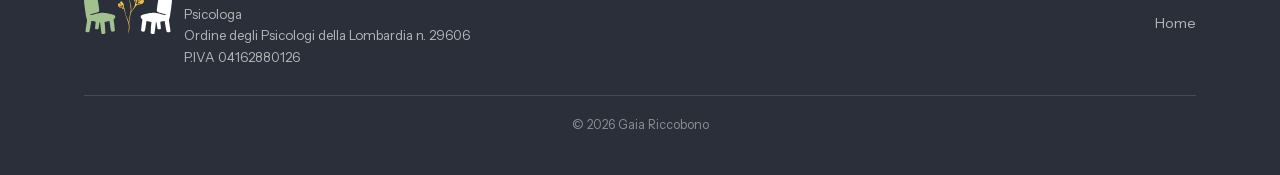
<file: privacy.html>
<!doctype html>
<html lang="it">
<head>
  <meta charset="utf-8">
  <meta name="viewport" content="width=device-width, initial-scale=1">
  <title>Privacy · Dott.ssa Gaia Riccobono</title>
  <meta name="description" content="Informativa privacy del sito della Dott.ssa Gaia Riccobono, psicologa a Lecco e online.">
  <link rel="canonical" href="https://gaiariccobono.it/privacy.html">
  <link rel="preload" href="fonts/instrument-sans-latin.woff2" as="font" type="font/woff2" crossorigin>
  <link rel="icon" href="favicon.svg" type="image/svg+xml">
  <link rel="icon" href="favicon-32.png" sizes="32x32" type="image/png">
  <link rel="apple-touch-icon" href="apple-touch-icon.png">
  <link rel="stylesheet" href="style.css">
</head>
<body>
  <header class="site-header">
    <div class="wrap header-inner">
      <a href="index.html" class="brand">
        <img class="brand-logo" src="img/logo.svg" width="81" height="48" alt="">
        <img class="brand-icon" src="img/icona.svg" width="31" height="38" alt="">
        <span class="brand-text">
          <strong>Dott.ssa Gaia Riccobono</strong>
          <small>Psicologa · Lecco e online</small>
        </span>
      </a>
      <a href="index.html" class="link-arrow">Torna al sito</a>
    </div>
  </header>

  <main class="wrap page">
    <p class="eyebrow">Informativa</p>
    <h1>Privacy policy</h1>
    <p class="lead">Questa pagina spiega quali dati raccoglie questo sito, perché e come li tratto, ai sensi dell'art. 13 del Regolamento UE 2016/679 (GDPR).</p>
    <p class="updated">Ultimo aggiornamento: 3 novembre 2026</p>

    <h2>Chi tratta i tuoi dati</h2>
    <p>Il titolare del trattamento è la Dott.ssa Gaia Riccobono, psicologa iscritta all'Ordine degli Psicologi della Lombardia n. 29606, P.IVA 04162880126, con studio in Piazza Stazione 3, 23900 Lecco (LC).</p>
    <p>Per qualsiasi domanda sui tuoi dati scrivi a <a href="mailto:riccobonogaia.psi@gmail.com">riccobonogaia.psi@gmail.com</a>.</p>

    <h2>Quali dati raccolgo</h2>
    <p><strong>Dati che mi invii con il form di contatto:</strong> nome, cognome, numero di telefono, modalità preferita (in studio o online) e il testo del messaggio.</p>
    <p>Ti chiedo di non scrivere nel messaggio dati sulla tua salute o altre informazioni sensibili: per un primo contatto non servono, ne parleremo a voce. Se li inserisci comunque, li userò solo per risponderti e li cancellerò se non sono necessari.</p>
    <p><strong>Dati di navigazione:</strong> come ogni sito, anche questo riceve automaticamente alcuni dati tecnici (indirizzo IP, tipo di browser, data e ora della visita, pagine richieste). Il fornitore dell'hosting li registra nei log del server per far funzionare il sito e proteggerlo da abusi. Non li uso per identificarti.</p>

    <h2>Perché li uso e su quale base</h2>
    <ul>
      <li><strong>Rispondere alla tua richiesta e ricontattarti</strong> per un primo colloquio: il trattamento è necessario per dare seguito a una tua richiesta (art. 6.1.b GDPR).</li>
      <li><strong>Far funzionare il sito in sicurezza</strong> (dati di navigazione): legittimo interesse del titolare (art. 6.1.f GDPR).</li>
    </ul>
    <p>I dati non vengono usati per newsletter, pubblicità o profilazione e non vengono venduti o ceduti a nessuno.</p>

    <h2>Sei obbligato a darmeli?</h2>
    <p>No. Ma i campi segnati con l'asterisco servono per poterti rispondere: senza, non posso dare seguito alla richiesta. In alternativa puoi chiamarmi o scrivermi direttamente.</p>

    <h2>Per quanto tempo li conservo</h2>
    <ul>
      <li><strong>Richieste dal form:</strong> se non inizi un percorso, al massimo 12 mesi dalla richiesta, poi le cancello.</li>
      <li><strong>Se inizi un percorso:</strong> i dati entrano nella documentazione professionale, che conservo secondo gli obblighi di legge e il Codice Deontologico degli Psicologi. In quel caso riceverai un'informativa specifica.</li>
      <li><strong>Dati di navigazione:</strong> per il tempo previsto dal fornitore dell'hosting, di norma pochi giorni.</li>
    </ul>

    <h2>Chi altro li vede</h2>
    <p>Per far funzionare il sito e il form mi avvalgo di questi fornitori, che trattano i dati per mio conto come responsabili del trattamento (art. 28 GDPR):</p>
    <ul>
      <li><strong>Vercel Inc.</strong> (USA), hosting del sito: riceve i dati di navigazione.</li>
      <li><strong>Web3Forms</strong> (Web3Creative, India), servizio che inoltra alla mia email i messaggi del form.</li>
      <li><strong>Google LLC</strong> (USA), fornitore della casella email su cui ricevo i messaggi.</li>
    </ul>
    <p>Alcuni di questi fornitori possono trattare i dati fuori dall'Unione Europea. In quel caso il trasferimento avviene con le garanzie previste dal GDPR (artt. 45 e 46), come la decisione di adeguatezza EU-US Data Privacy Framework o le clausole contrattuali standard approvate dalla Commissione Europea.</p>
    <p>I dati non vengono diffusi né comunicati ad altri, salvo obblighi di legge.</p>

    <h2>Cookie</h2>
    <p>Questo sito non usa cookie di profilazione né strumenti di statistica o tracciamento, e non carica contenuti da servizi esterni: anche i caratteri tipografici sono ospitati sul sito stesso. Per questo non trovi un banner cookie.</p>
    <p>I link a Google Maps e LinkedIn aprono siti esterni, che hanno le proprie informative privacy.</p>

    <h2>Minori</h2>
    <p>Se hai meno di 18 anni, chiedi a un genitore o a chi esercita la responsabilità genitoriale di contattarmi: per iniziare un percorso con un minore serve il loro consenso.</p>

    <h2>I tuoi diritti</h2>
    <p>In qualsiasi momento puoi chiedermi di:</p>
    <ul>
      <li>sapere quali tuoi dati ho e riceverne una copia (accesso, art. 15);</li>
      <li>correggerli o completarli (rettifica, art. 16);</li>
      <li>cancellarli (art. 17);</li>
      <li>limitarne l'uso (art. 18);</li>
      <li>riceverli in un formato leggibile da computer (portabilità, art. 20);</li>
      <li>opporti al trattamento basato sul legittimo interesse (art. 21).</li>
    </ul>
    <p>Basta scrivere a <a href="mailto:riccobonogaia.psi@gmail.com">riccobonogaia.psi@gmail.com</a>: ti rispondo entro 30 giorni.</p>
    <p>Se ritieni che i tuoi dati siano trattati in modo non corretto, puoi presentare reclamo al Garante per la protezione dei dati personali (<a href="https://www.garanteprivacy.it" target="_blank" rel="noopener noreferrer">garanteprivacy.it</a>).</p>
  </main>

  <footer class="site-footer">
    <div class="wrap footer-inner">
      <div class="brand">
        <img class="brand-logo" src="img/logo-chiaro.svg" width="88" height="52" alt="">
        <span class="brand-text">
          <strong>Dott.ssa Gaia Riccobono</strong>
          <span class="footer-meta">
            <span>Psicologa</span>
            <span>Ordine degli Psicologi della Lombardia n. 29606</span>
            <span>P.IVA 04162880126</span>
          </span>
        </span>
      </div>
      <nav class="footer-nav">
        <a href="index.html">Home</a>
      </nav>
    </div>
    <p class="wrap copy">© 2026 Gaia Riccobono</p>
  </footer>
</body>
</html>
</file>
<file: style.css>
/* ===== Font locale (nessuna richiesta a Google) ===== */
@font-face { font-family: 'Instrument Sans'; font-style: normal; font-weight: 400 700; font-display: swap;
  src: url(fonts/instrument-sans-latin.woff2) format('woff2'); }
@font-face { font-family: 'Instrument Sans'; font-style: italic; font-weight: 400 700; font-display: swap;
  src: url(fonts/instrument-sans-italic-latin.woff2) format('woff2'); }

@font-face { font-family: 'Newsreader'; font-style: normal; font-weight: 300 600; font-display: swap;
  src: url(fonts/newsreader-latin.woff2) format('woff2'); }
@font-face { font-family: 'Newsreader'; font-style: italic; font-weight: 300 600; font-display: swap;
  src: url(fonts/newsreader-italic-latin.woff2) format('woff2'); }

/* ===== Palette 3b: pervinca #6575B0, salvia #A2C18F, giallo #F2C14E, fascia pervinca #6575B0 (= principale) ===== */
:root {
  --bg: #F3F2EC;
  --surface: #FFFFFF;
  --ink: #2B2F3A;
  --ink-soft: #676A6F;
  --line: #DBDBD7;

  --blue: #6575B0;        /* principale: pervinca */
  --blue-deep: #6575B0;   /* fascia "Il mio approccio": stesso colore principale */
  --sky: #A2C18F;         /* secondario: salvia */
  --accent: #F2C14E;      /* accento giallo: CTA, evidenziazioni */
  --accent-hover: #E1B349;
  --accent-soft: color-mix(in srgb, var(--accent) 38%, transparent);
  --neutral: #EBEAE5;     /* grigio caldo per piccoli fondi */
  --lilac-soft: #EEF4EB;  /* fondo chiarissimo (Quando iniziare) */
  --on-primary: #FFFFFF;  /* testo sopra il colore principale */
  --on-blue: #EDEEF6;     /* testo secondario su fondi blu */
  --on-band: #FFFFFF;     /* testo sulla fascia "Il mio approccio" */
  --on-band-soft: #EDEEF6;
  --on-sky: #434C4B;      /* testo secondario su fondo salvia */
  --blue-soft: #7786B9;   /* decorazioni sulla fascia */
  --on-ink: #B5B6BA;      /* testo secondario nel footer */

  --ph: #D5E3CD;          /* segnaposto foto */

  --display: 'Instrument Sans', system-ui, sans-serif;
  --sans: 'Instrument Sans', system-ui, -apple-system, 'Segoe UI', sans-serif;

  --w: 1160px;
  --header-h: 80px;
  --r: 24px;
  --r-sm: 14px;
  --h3-card: clamp(1.2rem, 1.7vw, 1.4rem);   /* sottotitoli: card, approccio, servizi (h2 max 2.1rem) */
}

*, *::before, *::after { box-sizing: border-box; }
html { scroll-behavior: smooth; scroll-padding-top: var(--header-h); }
body {
  margin: 0; background: var(--bg); color: var(--ink);
  font: 400 18px/1.65 var(--sans);
  -webkit-font-smoothing: antialiased;
  overflow-x: hidden;
}
a { color: inherit; }
h1, h2, h3 { font-family: var(--display); font-weight: 700; line-height: 1.1; letter-spacing: -.03em; margin: 0 0 .5em; }
h1 { font-size: clamp(1.9rem, 3.6vw, 2.9rem); }
h2 { font-size: clamp(1.55rem, 2.6vw, 2.1rem); text-wrap: balance; }
h3 { font-size: 1.45rem; letter-spacing: -.015em; }
p { margin: 0 0 1em; }
/* Evidenziato: un solo stile ovunque, sottolineato giallo "a mano" (irregolare come gli anelli).
   --onda = la linea; su fondo chiaro un giallo un filo più scuro, sulla fascia blu il giallo accento.
   Se cambia --accent, aggiornare anche il colore dentro gli SVG (stroke='%23...'). */
mark {
  --onda: url("data:image/svg+xml,%3Csvg xmlns='http://www.w3.org/2000/svg' width='60' height='8' viewBox='0 0 60 8'%3E%3Cpath d='M0 4.6C6 3.2 11 5.4 17 4.3S28 2.9 34 4.4 45 5.6 51 4.1 57 3.6 60 4.6' fill='none' stroke='%23E1B349' stroke-width='2.2' stroke-linecap='round'/%3E%3C/svg%3E");
  font-weight: 600; color: inherit; padding: 0 0 .22em;
  background: var(--onda) repeat-x left bottom / 60px 8px;
  -webkit-box-decoration-break: clone; box-decoration-break: clone;
}

.wrap { max-width: var(--w); margin: 0 auto; padding: 0 24px; }
.eyebrow {
  display: inline-block; font: 600 .78rem/1 var(--sans); letter-spacing: .12em; text-transform: uppercase;
  color: var(--blue); margin-bottom: 18px;
}
.lead { font-size: 1.15rem; color: var(--ink-soft); }
.albo { font-size: .9rem; color: var(--ink-soft); }

/* ===== Icone (SVG inline come maschera) ===== */
.ico, .ico-lg {
  display: inline-block; flex: none; background: currentColor;
  -webkit-mask: var(--i) center / contain no-repeat; mask: var(--i) center / contain no-repeat;
}
.ico { width: 18px; height: 18px; }
.ico-lg { width: 30px; height: 30px; }
.ico-pin    { --i: url("data:image/svg+xml,%3Csvg xmlns='http://www.w3.org/2000/svg' viewBox='0 0 24 24' fill='none' stroke='black' stroke-width='2.2' stroke-linecap='round' stroke-linejoin='round'%3E%3Cpath d='M12 21s-7-6.2-7-11.5a7 7 0 0 1 14 0C19 14.8 12 21 12 21z'/%3E%3Ccircle cx='12' cy='9.5' r='2.5'/%3E%3C/svg%3E"); }
.ico-screen { --i: url("data:image/svg+xml,%3Csvg xmlns='http://www.w3.org/2000/svg' viewBox='0 0 24 24' fill='none' stroke='black' stroke-width='2.2' stroke-linecap='round' stroke-linejoin='round'%3E%3Crect x='3' y='4' width='18' height='12' rx='2.5'/%3E%3Cpath d='M8 20h8M12 16v4'/%3E%3C/svg%3E"); }
.ico-phone  { --i: url("data:image/svg+xml,%3Csvg xmlns='http://www.w3.org/2000/svg' viewBox='0 0 24 24' fill='none' stroke='black' stroke-width='2.2' stroke-linecap='round' stroke-linejoin='round'%3E%3Cpath d='M5 4h4l2 5-2.5 1.5a11 11 0 0 0 5 5L15 13l5 2v4a2 2 0 0 1-2 2A16 16 0 0 1 3 6a2 2 0 0 1 2-2'/%3E%3C/svg%3E"); }
.ico-mail   { --i: url("data:image/svg+xml,%3Csvg xmlns='http://www.w3.org/2000/svg' viewBox='0 0 24 24' fill='none' stroke='black' stroke-width='2.2' stroke-linecap='round' stroke-linejoin='round'%3E%3Crect x='3' y='5' width='18' height='14' rx='2.5'/%3E%3Cpath d='m3.5 6.5 8.5 6.5 8.5-6.5'/%3E%3C/svg%3E"); }
.ico-backpack { --i: url("data:image/svg+xml,%3Csvg xmlns='http://www.w3.org/2000/svg' viewBox='0 0 24 24' fill='none' stroke='black' stroke-width='2.2' stroke-linecap='round' stroke-linejoin='round'%3E%3Crect x='5' y='7' width='14' height='14' rx='4'/%3E%3Cpath d='M9 7V5.5a3 3 0 0 1 6 0V7M9 15h6v3H9z'/%3E%3C/svg%3E"); }
.ico-signpost { --i: url("data:image/svg+xml,%3Csvg xmlns='http://www.w3.org/2000/svg' viewBox='0 0 24 24' fill='none' stroke='black' stroke-width='2.2' stroke-linecap='round' stroke-linejoin='round'%3E%3Cpath d='M12 3v18M6 5h10l3 2.5L16 10H6zM18 13H8l-3 2.5L8 18h10z'/%3E%3C/svg%3E"); }
.ico-sprout   { --i: url("data:image/svg+xml,%3Csvg xmlns='http://www.w3.org/2000/svg' viewBox='0 0 24 24' fill='none' stroke='black' stroke-width='2.2' stroke-linecap='round' stroke-linejoin='round'%3E%3Cpath d='M12 21v-8M12 13c0-4.5 3-7.5 8-7.5 0 5-3 7.5-8 7.5zM12 15c0-3.5-2.5-5.5-7-5.5 0 4 2.5 5.5 7 5.5z'/%3E%3C/svg%3E"); }

/* ===== Bottoni ===== */
.btn {
  display: inline-flex; align-items: center; gap: 8px; padding: 16px 28px; border-radius: 99px;
  font: 600 1rem/1 var(--sans); text-decoration: none; cursor: pointer; border: 2px solid var(--blue);
  transition: transform .2s, background .2s, color .2s;
}
.btn-primary { background: var(--accent); border-color: var(--accent); color: var(--ink); box-shadow: 0 8px 22px -12px color-mix(in srgb, var(--ink) 35%, transparent); }
.btn-primary:hover { background: var(--accent-hover); border-color: var(--accent-hover); transform: translateY(-2px); }
.btn-primary:disabled { opacity: .6; cursor: wait; transform: none; }
.btn-ghost { background: transparent; color: var(--blue); border-color: var(--blue); }
.btn-ghost:hover { background: color-mix(in srgb, var(--blue) 8%, transparent); }
.btn-row { display: flex; flex-wrap: wrap; gap: 12px; margin-top: 32px; }
.link-arrow { font-weight: 600; text-decoration: none; display: inline-flex; gap: 6px; align-items: center; }
.link-arrow::after { content: "→"; transition: transform .2s; }
.link-arrow:hover::after { transform: translateX(4px); }

/* ===== Header ===== */
.site-header {
  position: sticky; top: 0; z-index: 50;
  background: color-mix(in srgb, var(--bg) 85%, transparent); backdrop-filter: blur(12px); -webkit-backdrop-filter: blur(12px);
}
.header-inner { height: var(--header-h); display: flex; align-items: center; justify-content: space-between; gap: 24px; }
.brand { display: flex; align-items: center; gap: 12px; text-decoration: none; }
.brand-logo { display: block; height: 48px; width: auto; flex: none; }
.brand-icon { display: none; height: 38px; width: auto; flex: none; }
.brand-text { display: flex; flex-direction: column; line-height: 1.2; white-space: nowrap; }
.brand-text strong { font: 600 1.15rem var(--display); letter-spacing: -.01em; }
.brand-text small { color: var(--ink-soft); font-size: .8rem; }
.nav { display: flex; align-items: center; gap: 30px; }
.nav a { text-decoration: none; font-size: .95rem; font-weight: 500; color: var(--ink-soft); transition: color .2s; white-space: nowrap; }
.nav a:hover { color: var(--blue); }
.nav .nav-cta { padding: 11px 20px; background: var(--accent); color: var(--ink); border-radius: 99px; font-weight: 600; }
.nav .nav-cta:hover { color: var(--ink); background: var(--accent-hover); }
.menu-toggle {
  display: none; background: var(--ink); color: #fff; border: 0; border-radius: 99px;
  padding: 10px 18px; font: 600 .9rem var(--sans); cursor: pointer;
}

/* ===== Sezioni ===== */
.section { padding: 120px 0; }
.section-tight { padding: 0 0 40px; }
.section-alt { background: var(--surface); }
.section-lilac { background: var(--lilac-soft); }
.section-lilac .thoughts li { background: var(--surface); }
.section-head { max-width: 660px; margin-bottom: 52px; }
.section-head p:last-child { color: var(--ink-soft); }

/* Hero */
.hero { padding: 48px 0 100px; }
.hero-grid { display: grid; grid-template-columns: 1.1fr .9fr; gap: 64px; align-items: center; }
.hero-media { position: relative; width: 75%; justify-self: center; }
.hero-photo { display: block; position: relative; z-index: 1; }
.hero-photo img {
  display: block; width: 100%; height: auto; aspect-ratio: 4 / 5; object-fit: cover; object-position: 50% 25%;
  border-radius: 48% 52% 40% 60% / 38% 40% 60% 62%; background: var(--ph);
}
.shape { position: absolute; border-radius: 50%; z-index: 0; }
.shape-yellow { width: 46%; aspect-ratio: 1; background: var(--sky); top: -4%; right: -6%; }
.shape-sky { width: 20%; aspect-ratio: 1; background: var(--accent); bottom: 8%; left: -6%; }
.pill {
  position: absolute; z-index: 2; display: inline-flex; align-items: center; gap: 8px;
  background: var(--surface); padding: 12px 18px; border-radius: 99px; font-weight: 600; font-size: .92rem;
  box-shadow: 0 14px 30px -12px color-mix(in srgb, var(--ink) 30%, transparent); animation: float 6s ease-in-out infinite; white-space: nowrap;
}
.pill .ico { color: var(--blue); }
.pill-a { left: -34%; top: 16%; }          /* nello spazio a sinistra, fuori dal viso */
.pill-b { right: -4%; bottom: 14%; animation-delay: -3s; }
@keyframes float { 50% { transform: translateY(-8px); } }

/* Studio / Online */
.mode-grid { display: grid; grid-template-columns: 1fr 1fr; gap: 18px; max-width: 62%; margin: 0 auto; }
.mode { border-radius: var(--r); padding: 28px; position: relative; overflow: hidden; }
.mode-head { display: flex; align-items: center; gap: 12px; }
.mode h3 { font-size: var(--h3-card); margin: 0; }
.mode-head + p { margin-top: 10px; }
.mode ul { list-style: none; padding: 0; margin: 14px 0 0; display: grid; gap: 8px; }
.mode li { padding-left: 20px; position: relative; font-weight: 500; }
.mode li::before { content: ""; position: absolute; left: 2px; top: .62em; width: 7px; height: 7px; border-radius: 50%; background: currentColor; }
.mode-studio { background: var(--blue); color: var(--on-primary); }
.mode-studio p { color: var(--on-blue); }
.mode-studio .ico-lg, .mode-studio li::before { color: var(--sky); }
.mode-online { background: var(--sky); }
.mode-online p { color: var(--on-sky); }
.mode-online .ico-lg, .mode-online li::before { color: var(--blue); }
.mode::after {
  content: ""; position: absolute; width: 220px; height: 220px; border-radius: 50%;
  right: -70px; top: -70px; background: rgba(255,255,255,.12);
}
.mode-online::after { background: rgba(255,255,255,.4); }
.mode > * { position: relative; z-index: 1; }   /* testo e icone sopra il cerchio decorativo */

/* Chi sono */
.about-grid { display: grid; grid-template-columns: .9fr 1.1fr; gap: 80px; align-items: center; }
.about-media { position: relative; width: 85%; justify-self: center; }
.about-photo { display: block; position: relative; z-index: 1; }
.about-photo img {
  display: block; width: 100%; height: auto; aspect-ratio: 4 / 5; object-fit: cover;
  border-radius: var(--r); background: var(--ph);
}
.about-shape-a { width: 46%; aspect-ratio: 1; background: var(--sky); top: -5%; left: -8%; }
.about-shape-b { width: 20%; aspect-ratio: 1; background: var(--accent); bottom: 7%; right: -6%; }
.tabs { margin-top: 24px; }
.tablist { display: inline-flex; gap: 4px; padding: 4px; border-radius: 99px; background: var(--neutral); margin-bottom: 22px; max-width: 100%; }
.tablist [role=tab] {
  font: 600 .92rem var(--sans); color: var(--ink-soft); background: none; border: 0; cursor: pointer;
  padding: 10px 18px; border-radius: 99px; transition: background .2s, color .2s;
  -webkit-tap-highlight-color: transparent; touch-action: manipulation;
}
.tablist [role=tab]:hover { color: var(--ink); }
.tablist [role=tab][aria-selected=true] { background: var(--blue); color: var(--on-primary); }
.tablist [role=tab]:focus-visible { outline: 2px solid var(--blue); outline-offset: 2px; }
/* pannelli sovrapposti nella stessa cella: l'altezza resta quella del più alto, niente salti */
.tabpanels { display: grid; }
.tabpanel { grid-area: 1 / 1; }
.tabpanel[hidden] { display: block; visibility: hidden; }
.edu { list-style: none; padding: 0; margin: 0; display: grid; gap: 22px; position: relative; }
.edu::before { /* linea del percorso */
  content: ""; position: absolute; left: 6px; top: 10px; bottom: 10px; width: 2px; border-radius: 2px; background: var(--sky);
}
.edu li { position: relative; padding-left: 32px; display: grid; justify-items: start; gap: 4px; }
.edu li::before {
  content: ""; position: absolute; left: 0; top: 4px; width: 14px; height: 14px; border-radius: 50%;
  background: var(--blue); border: 3px solid var(--blue); box-sizing: border-box;
}
.edu strong { font-weight: 600; font-size: 1rem; line-height: 1.4; }
.edu small { font-size: .78rem; color: var(--ink-soft); }

/* Fascia approccio */
.band { background: var(--blue-deep); color: var(--on-band); padding: 120px 0; position: relative; overflow: hidden; }
.band .eyebrow { color: color-mix(in srgb, var(--on-band) 78%, transparent); }
.band-inner { position: relative; z-index: 1; }
.band-head { max-width: 640px; margin-bottom: 64px; }
.band h2 mark { background: linear-gradient(transparent 60%, color-mix(in srgb, var(--on-band) 22%, transparent) 60%, color-mix(in srgb, var(--on-band) 22%, transparent) 92%, transparent 92%); color: inherit; }
.band-text { color: var(--on-band-soft); margin: 0; }
.approaches { display: grid; grid-template-columns: minmax(0, 1fr) auto minmax(0, 1fr); gap: 56px; align-items: stretch; }
.approaches-single { grid-template-columns: minmax(0, 1fr); max-width: 760px; }
.approach h3 { font-size: var(--h3-card); margin-bottom: 12px; }
.approach p { color: var(--on-band-soft); }
.keywords { list-style: none; padding: 0; margin: 20px 0 0; display: flex; flex-wrap: wrap; gap: 4px 0; font-weight: 600; font-size: .92rem; color: var(--sky); }
.keywords li + li::before { content: "·"; margin: 0 10px; color: var(--accent); font-weight: 800; }
.approach-divider { position: relative; width: 1px; background: rgba(255,255,255,.25); }
.band-circle { position: absolute; border-radius: 50%; }
.band-circle.c1 { width: 340px; height: 340px; background: var(--blue-soft); left: -120px; bottom: -160px; }
.band-circle.c2 { width: 180px; height: 180px; border: 28px solid var(--accent); right: -40px; top: -50px; }

/* Servizi */
.services-tabs .tablist { margin-bottom: 36px; }
.services-tabs .tabpanel[hidden] { display: none; }
.fuori-text { max-width: 660px; color: var(--ink-soft); }
.panel-intro { max-width: 660px; color: var(--ink-soft); margin-bottom: 40px; }
/* Servizi: tre pubblici affiancati, senza immagini */
.services { list-style: none; margin: 0; padding: 0; display: grid; grid-template-columns: repeat(3, 1fr); }
.service { padding: 8px 36px 8px; border-left: 1px solid var(--line); }
.service:first-child { padding-left: 0; border-left: 0; }
.service:last-child { padding-right: 0; }
.service-ico {
  width: 60px; height: 60px; border-radius: 50%; background: var(--sky); color: var(--blue);
  display: grid; place-items: center; margin-bottom: 22px; transition: background .3s, color .3s;
}
.service:hover .service-ico { background: var(--blue); color: var(--on-primary); }
.service h3 { font-size: var(--h3-card); margin: 0 0 10px; }
.service p { color: var(--ink-soft); font-size: 1rem; margin: 0; }
.service p.service-note { font-size: .82rem; font-style: italic; margin-top: 14px; }
.topics { list-style: none; padding: 0; margin: 16px 0 0; display: flex; flex-wrap: wrap; gap: 6px; }
.topics li { font-size: .8rem; font-weight: 600; padding: 5px 12px; border-radius: 99px; background: color-mix(in srgb, var(--sky) 35%, transparent); color: var(--on-sky); }

/* Quando iniziare: pensieri */
.section-head-center { text-align: center; margin-left: auto; margin-right: auto; }
.thoughts {
  list-style: none; padding: 0; margin: 0 auto; max-width: 980px;
  display: flex; flex-wrap: wrap; justify-content: center; align-items: flex-start; gap: 18px 16px;
}
.thoughts li {
  --rot: 0deg;
  position: relative; padding: 16px 24px; border-radius: var(--r);
  font: 600 1.15rem/1.3 var(--display); letter-spacing: -.01em;
  background: var(--bg); border: 1.5px solid var(--line);
  transform: rotate(var(--rot)); transition: transform .3s ease, box-shadow .3s ease;
}
/* nuvoletta: due pallini sotto, come nei fumetti di pensiero */
.thoughts li::before, .thoughts li::after {
  content: ""; position: absolute; border-radius: 50%; background: inherit; border: inherit;
}
.thoughts li::before { width: 14px; height: 14px; left: 26px; bottom: -12px; }
.thoughts li::after { width: 8px; height: 8px; left: 18px; bottom: -22px; }
.thoughts li:nth-child(odd)  { --rot: -2deg; }
.thoughts li:nth-child(3n)   { --rot: 2.5deg; }
.thoughts li:nth-child(4n)   { --rot: -1deg; margin-top: 14px; }
.thoughts li:nth-child(5n+2) { background: var(--sky); border-color: var(--sky); }
.thoughts li:nth-child(5n+4) { background: var(--blue); border-color: var(--blue); color: var(--on-primary); }
.thoughts li:hover { transform: rotate(0deg) translateY(-6px) scale(1.04); box-shadow: 0 18px 30px -18px color-mix(in srgb, var(--ink) 40%, transparent); z-index: 1; }
.thoughts-end { text-align: center; margin-top: 64px; }
.thoughts-end p { font-size: 1.15rem; color: var(--ink-soft); margin-bottom: 24px; }
.thoughts-end strong { color: var(--ink); }

/* Contatti */
.section-contact { background: var(--surface); position: relative; overflow: hidden; }
.section-contact .wrap { position: relative; z-index: 1; }
.contact-grid { display: grid; grid-template-columns: .9fr 1.1fr; gap: 72px; align-items: start; }
.contact-grid > div > p:not(.eyebrow) { color: var(--ink-soft); }
/* Biglietto da visita */
.vcard-wrap { position: relative; margin-top: 40px; max-width: 460px; }
.vcard-wrap::before { /* cerchio lilla dietro al biglietto */
  content: ""; position: absolute; z-index: 0; width: 320px; height: 320px; border-radius: 50%;
  background: var(--sky); right: -90px; bottom: -110px;
}
.vcard {
  position: relative; z-index: 1;
  background: var(--surface); color: var(--ink); border: 1px solid var(--line); border-radius: var(--r); padding: 30px 32px 28px;
  transition: transform .4s cubic-bezier(.2,.8,.2,1);
  box-shadow: 0 30px 50px -30px color-mix(in srgb, var(--ink) 35%, transparent);
}
.vcard:hover { transform: translateY(-4px); }
.vcard-head { display: flex; align-items: center; gap: 14px; padding-bottom: 20px; border-bottom: 1px solid var(--line); }
.vcard-icon { display: block; width: 48px; height: 48px; flex: none; }
.vcard-head strong { display: block; font: 700 1.15rem/1.2 var(--display); letter-spacing: -.01em; }
.vcard-head span { font-size: .85rem; color: var(--ink-soft); }
.contact-list { list-style: none; padding: 0; margin: 20px 0 0; display: grid; gap: 14px; }
.contact-list li { display: flex; gap: 14px; align-items: center; }
.ci {
  width: 40px; height: 40px; border-radius: 50%; background: var(--blue);
  display: grid; place-items: center; color: var(--on-primary); flex: none;
}
.contact-list small { display: block; font-size: .7rem; text-transform: uppercase; letter-spacing: .08em; color: var(--ink-soft); }
.contact-list a { text-decoration: none; font-weight: 600; overflow-wrap: anywhere; color: var(--ink); }
.contact-list a:hover { text-decoration: underline; text-underline-offset: 3px; }

.form {
  position: relative; z-index: 1;
  background: var(--surface); color: var(--ink); border-radius: var(--r); padding: 40px; display: grid; gap: 18px;
  box-shadow: 0 30px 60px -30px color-mix(in srgb, var(--ink) 25%, transparent);
}
.form label { display: grid; gap: 6px; font-size: .88rem; font-weight: 600; }
.form input[type=text], .form input[type=email], .form input[type=tel], .form textarea {
  font: 400 1rem var(--sans); padding: 14px 16px; border: 1.5px solid color-mix(in srgb, var(--ink) 18%, transparent); border-radius: var(--r-sm);
  background: var(--surface); color: var(--ink); width: 100%; transition: border-color .2s, background .2s;
}
.form input:hover, .form textarea:hover { border-color: color-mix(in srgb, var(--ink) 32%, transparent); }
.form input:focus, .form textarea:focus { outline: none; border-color: var(--blue); background: var(--surface); box-shadow: 0 0 0 3px color-mix(in srgb, var(--blue) 15%, transparent); }
.field-row { display: grid; grid-template-columns: 1fr 1fr; gap: 14px; }
.seg { border: 0; padding: 0; margin: 0; display: flex; flex-wrap: wrap; gap: 8px; }
.seg legend { font-size: .88rem; font-weight: 600; margin-bottom: 8px; padding: 0; }
.seg label { display: block; position: relative; }
.seg input { position: absolute; opacity: 0; pointer-events: none; }
.seg span {
  display: block; padding: 10px 18px; border-radius: 99px; border: 1.5px solid var(--line);
  font-weight: 500; cursor: pointer; transition: background .2s, color .2s, border-color .2s;
}
.seg input:checked + span { background: var(--blue); border-color: var(--blue); color: var(--on-primary); }
.seg input:focus-visible + span { outline: 2px solid var(--blue); outline-offset: 2px; }
.form-hint { font-size: .72rem; font-weight: 400; font-style: italic; color: var(--ink-soft); margin-top: -2px; }
.form .req { color: var(--blue); margin-left: 2px; }
.form .check { display: flex; align-items: center; gap: 10px; font-weight: 400; }
.form .check input { accent-color: var(--blue); width: 18px; height: 18px; }
.form .btn { justify-self: start; }
.form-status { margin: 0; font-weight: 600; color: var(--blue); }
.form-status:empty { display: none; }
.form .hp { display: none; }

/* Footer */
.site-footer { background: var(--ink); color: var(--on-ink); padding: 40px 0; font-size: .88rem; }
.site-footer .brand-text strong { color: #fff; }
.site-footer .brand { align-items: flex-start; }
.site-footer .brand-logo { height: 52px; margin-top: 2px; }
.footer-meta { display: grid; gap: 2px; margin-top: 6px; font-size: .82rem; color: var(--on-ink); line-height: 1.45; }
.footer-inner { display: flex; justify-content: space-between; align-items: center; gap: 24px; }
.footer-nav { display: flex; gap: 22px; }
.footer-nav a { text-decoration: none; }
.footer-nav a:hover { color: var(--accent); }
.site-footer .copy { position: relative; margin: 28px auto 0; padding-top: 20px; text-align: center; font-size: .78rem; opacity: .7; }
.site-footer .copy::before { content: ""; position: absolute; top: 0; left: 24px; right: 24px; border-top: 1px solid rgba(255,255,255,.18); }

/* CTA mobile */
.mobile-cta { display: none; }

/* Pagina privacy */
.page { padding-top: 60px; padding-bottom: 110px; max-width: 760px; }
.page h2 { font-size: 1.25rem; margin: 40px 0 10px; }
.page ul { padding-left: 20px; display: grid; gap: 6px; }
.page .updated { color: var(--ink-soft); font-size: .88rem; }
.page .lead { font-size: 1.08rem; }

/* Animazioni comparsa (attive solo se c'è JS) */
.js .reveal { opacity: 0; transform: translateY(24px); transition: opacity .7s ease, transform .7s ease; }
.js .reveal.in { opacity: 1; transform: none; }
@media (prefers-reduced-motion: reduce) {
  html { scroll-behavior: auto; }
  .js .reveal { opacity: 1; transform: none; transition: none; }
  .pill { animation: none; }
}

/* ===== Responsive ===== */
/* Tablet orizzontale / laptop piccoli: menu più compatto per stare su una riga */
@media (min-width: 961px) and (max-width: 1180px) {
  .nav { gap: 20px; }
  .nav a { font-size: .9rem; }
  .nav .nav-cta { padding: 10px 16px; }
  .brand-logo { height: 42px; }
  .brand-text strong { font-size: 1.05rem; }
  .hero-grid { gap: 40px; }
}
@media (max-width: 960px) {
  .menu-toggle { display: block; }
  .nav {
    position: absolute; top: var(--header-h); left: 0; right: 0;
    flex-direction: column; align-items: stretch; gap: 0;
    background: var(--bg); padding: 8px 24px 24px; display: none;
    box-shadow: 0 20px 30px -20px color-mix(in srgb, var(--ink) 25%, transparent);
  }
  .nav.open { display: flex; }
  .nav a { padding: 14px 0; border-bottom: 1px solid var(--line); font-size: 1.05rem; }
  .nav .nav-cta { margin-top: 16px; text-align: center; border-bottom: 0; }

  .hero-grid, .about-grid, .contact-grid { grid-template-columns: 1fr; gap: 40px; }
  .hero { padding: 24px 0 32px; }
  .hero-media { max-width: 330px; width: 65%; margin: 28px auto 0; }
  .pill-a { left: -14%; top: -10%; }       /* sopra la foto, non copre la testa */
  .mode-grid { max-width: 600px; }
  .services { grid-template-columns: 1fr; }
  .service, .service:first-child, .service:last-child {
    display: grid; grid-template-columns: 60px 1fr; gap: 0 24px; padding: 28px 0; border-left: 0; border-top: 1px solid var(--line);
  }
  .service:first-child { border-top: 0; padding-top: 0; }
  .service-ico { grid-row: span 2; margin: 0; }
  .vcard-wrap { max-width: none; }
  .thoughts li { font-size: 1rem; padding: 14px 20px; }
  .about-media { max-width: 360px; width: 76%; }
  .about-grid { gap: 64px; }
  .section { padding: 64px 0; }
  .band { padding: 64px 0; }
  .section-head { margin-bottom: 32px; }
  .band-head { margin-bottom: 40px; }
  .approaches { grid-template-columns: minmax(0, 1fr); gap: 36px; }
  .approach-divider { width: 100%; height: 1px; }
  .thoughts-end { margin-top: 40px; }
  .vcard-wrap { margin-top: 28px; }

  .mobile-cta {
    display: block; position: fixed; left: 16px; right: 16px; bottom: 16px; z-index: 60;
    background: var(--accent); color: var(--ink); text-align: center; padding: 16px; border-radius: 99px;
    font-weight: 600; text-decoration: none; box-shadow: 0 12px 30px -10px color-mix(in srgb, var(--ink) 40%, transparent);
    transition: transform .3s, opacity .3s;
  }
  .mobile-cta.hide { transform: translateY(140%); opacity: 0; }
}
/* Tablet: foto di fianco al titolo come su desktop */
@media (min-width: 700px) and (max-width: 960px) {
  .hero-grid { grid-template-columns: 1.15fr .85fr; gap: 32px; }
  .hero-media { width: 84%; max-width: 340px; margin: 32px auto 0; }
  .pill-a { left: -12%; top: -8%; }
  .pill-b { right: -2%; }
  .btn-row { flex-direction: column; align-items: flex-start; }
}
@media (max-width: 560px) {
  body { font-size: 17px; }
  .wrap { padding: 0 16px; }
  .section { padding: 52px 0; }
  .band { padding: 56px 0; }
  .section-tight { padding: 0 0 12px; }
  .hero { padding: 16px 0 48px; }
  .hero-grid { gap: 32px; }
  .btn-row { flex-direction: column; margin-top: 24px; }
  .btn-row .btn { justify-content: center; width: 100%; }
  .pill { font-size: .8rem; padding: 9px 13px; }
  .pill-b { right: -4%; bottom: 8%; }
  .mode-grid { grid-template-columns: 1fr; max-width: 440px; gap: 16px; }
  .mode { padding: 22px 18px; }
  .contact-grid { gap: 32px; }
  .about-grid { gap: 72px; }
  .service, .service:first-child, .service:last-child { grid-template-columns: 48px 1fr; gap: 0 16px; }
  .service-ico { width: 48px; height: 48px; }
  .service-ico .ico-lg { width: 24px; height: 24px; }
  .band-circle.c1 { width: 200px; height: 200px; left: -90px; bottom: -110px; }
  .band-circle.c2 { width: 110px; height: 110px; border-width: 18px; right: -40px; top: -40px; }
  .thoughts { gap: 12px 10px; }
  .thoughts li { font-size: .95rem; padding: 12px 16px; }
  .vcard { padding: 24px 20px; }
  .vcard-wrap::before { width: 200px; height: 200px; right: -70px; bottom: -60px; }
  .site-footer { padding: 40px 0 28px; }
  .footer-inner { gap: 28px; align-items: stretch; }
  .site-footer .brand { gap: 14px; }
  .site-footer .brand-logo { height: 38px; }
  .footer-meta { font-size: .8rem; gap: 4px; margin-top: 8px; }
  .footer-nav {
    gap: 8px 24px; flex-wrap: wrap; justify-content: center; padding-top: 20px;
    border-top: 1px solid rgba(255,255,255,.12); font-size: .85rem;
  }
  .footer-nav a { padding: 6px 0; }
  .site-footer .copy { margin-top: 8px; padding-top: 0; }
  .site-footer .copy::before { display: none; }
  .field-row { grid-template-columns: 1fr; }
  .form { padding: 24px; }
  .footer-inner { flex-direction: column; align-items: stretch; }
  .site-header .brand-text small { display: none; }
  .site-header .brand-logo { display: none; }
  .site-header .brand-icon { display: block; }
}

/* ===== Pagina 404: fondo colore principale, alta esattamente quanto lo schermo, senza scorrimento =====
   Anelli concentrici a linee sottili come in home (filtri #mano / #mano-lieve in cima a 404.html).
   Le misure verticali usano dvh, così tutto sta nello schermo anche su telefoni bassi. */
.nf-body { --chiaro: var(--on-primary); --linea: color-mix(in srgb, var(--chiaro) 30%, transparent);
  height: 100vh; height: 100dvh; overflow: hidden; display: flex; flex-direction: column;
  background: var(--blue); color: var(--chiaro); }
.nf-header { background: transparent; backdrop-filter: none; -webkit-backdrop-filter: none; position: relative; z-index: 2; box-shadow: none; }
.nf-header .header-inner { height: clamp(56px, 10dvh, var(--header-h)); }
.nf-header .brand-text strong { color: var(--chiaro); }
.nf-header .brand-text small { color: var(--on-blue); }
.nf-header .brand-icon { filter: brightness(0) invert(1); }
.nf { flex: 1; min-height: 0; position: relative; display: flex; align-items: center; overflow: hidden; padding: 0 0 2dvh; }
.nf-inner { position: relative; z-index: 1; display: flex; flex-direction: column; align-items: center; text-align: center; }
.nf-code {
  font: 300 clamp(5rem, min(22vw, 24dvh), 13rem)/1 var(--display); letter-spacing: -.04em; margin: 0;
  color: var(--chiaro); opacity: .22; user-select: none;
}
.nf-thought { margin: -0.9em 0 clamp(20px, 4.5dvh, 40px); }
.nf-thought li { --rot: -1.5deg; background: var(--blue); color: var(--chiaro);
  border: 1.2px solid color-mix(in srgb, var(--chiaro) 60%, transparent);
  font-weight: 500; padding: 13px 24px 15px; line-height: 1.25;
  animation: nf-galleggia 7s ease-in-out infinite; }
@keyframes nf-galleggia { 50% { translate: 0 -5px; } }
@media (prefers-reduced-motion: reduce) { .nf-thought li { animation: none; } }
.nf h1 { max-width: 16ch; text-wrap: balance; color: var(--chiaro); margin-bottom: clamp(8px, 2dvh, 18px); }
.nf-lead { max-width: 44ch; color: var(--on-blue); font-size: 1.08rem; margin: 0; }
.nf-actions { justify-content: center; margin-top: clamp(16px, 4dvh, 32px); }
.nf .btn-ghost { color: var(--chiaro); border-color: color-mix(in srgb, var(--chiaro) 70%, transparent); }
.nf .btn-ghost:hover { background: color-mix(in srgb, var(--chiaro) 12%, transparent); }
.nf .btn-primary { box-shadow: none; }
.nf-phone { margin: clamp(12px, 3dvh, 24px) 0 0; font-size: .95rem; color: var(--on-blue); }
.nf-phone a { color: var(--chiaro); font-weight: 600; }
/* Anelli: --ring colore, --gap distanza tra le linee, --line spessore */
.nf-circle { --ring: var(--linea); --gap: 11px; --line: 1.2px;
  position: absolute; border-radius: 50%; z-index: 0; pointer-events: none;
  background: repeating-radial-gradient(circle closest-side,
    transparent 0 calc(var(--gap) - var(--line)), var(--ring) calc(var(--gap) - var(--line)) var(--gap));
  filter: url(#mano); }
.nf-c1 { width: 520px; height: 520px; right: -180px; top: -160px; }
.nf-c2 { --ring: var(--accent); --gap: 7px; --line: 1.6px; width: 150px; height: 150px; left: -40px; bottom: 12%; filter: url(#mano-lieve); }
.nf-c3 { --ring: color-mix(in srgb, var(--sky) 80%, transparent); --gap: 6px; width: 70px; height: 70px; right: 14%; bottom: 10%; filter: url(#mano-lieve); }
.nf-footer { padding: 1.5dvh 0 2.5dvh; font-size: .78rem; color: var(--on-blue); opacity: .85; text-align: center; position: relative; z-index: 1; }
.nf-footer p { margin: 0; }
.nf-footer a { color: inherit; }
@media (max-width: 640px) {
  .nf-c1 { width: 260px; height: 260px; right: -120px; top: -80px; }
  .nf-c2 { width: 100px; height: 100px; left: -45px; bottom: 4%; }
  .nf-c3 { width: 42px; height: 42px; right: 8%; bottom: 3%; }
  .nf-actions { width: 100%; align-items: stretch; flex-direction: column; gap: 10px; }
  .nf .btn { justify-content: center; padding: clamp(12px, 2dvh, 16px) 24px; }
  .nf-lead { font-size: 1rem; }
  .nf h1 { font-size: clamp(1.6rem, 4.2dvh, 2.2rem); }
}
/* Schermi molto bassi (telefono in orizzontale): via la nuvoletta, 404 più piccolo */
@media (max-height: 560px) {
  .nf-thought { display: none; }
  .nf-code { font-size: clamp(3.5rem, 18dvh, 6rem); margin-bottom: 8px; }
  .nf-actions { flex-direction: row; width: auto; }
}
@media (max-height: 420px) {
  .nf-code, .nf-phone { display: none; }
  .nf-c1 { width: 280px; height: 280px; right: -110px; top: -110px; }
}

/* ===== Titoli in serif (Newsreader), testo in Instrument Sans ===== */
:root {
  --display: 'Newsreader', Georgia, serif;
  --display-w: 400;
}
h1, h2, h3 { font-weight: var(--display-w); letter-spacing: -.01em; line-height: 1.12; }
h1 { font-size: clamp(2.2rem, 4.2vw, 3.4rem); }
h2 { font-size: clamp(1.75rem, 3vw, 2.5rem); }
h1 em, h2 em { font-style: italic; }
/* titoletti piccoli e dettagli: un filo più pieni per non sembrare esili */
h3, .brand-text strong, .faq summary, .steps strong, .vcard-head strong, .fuori-points dt, .thoughts li {
  font-weight: calc(var(--display-w) + 100);
}

/* "Il mio approccio" su desktop: titolo a sinistra, testo a destra.
   Quando arriverà il secondo approccio, i due blocchi si impilano nella colonna di destra. */
@media (min-width: 961px) {
  .band-inner { display: grid; grid-template-columns: minmax(0, 5fr) minmax(0, 7fr); gap: 72px; align-items: start; }
  .band-head { margin-bottom: 0; }
  .approaches, .approaches-single { grid-template-columns: minmax(0, 1fr); max-width: none; gap: 40px; }
  .approach-divider { width: 100%; height: 1px; }
}
</file>
<file: home.css>
/* ===== Solo per la home: componenti della pagina principale, il resto viene da /style.css ===== */

/* Come funziona: card studio/online a sinistra, domande frequenti a destra */
.how-grid { display: grid; grid-template-columns: .8fr 1.2fr; gap: 56px; align-items: start; }
.how-modes { display: grid; gap: 18px; position: sticky; top: calc(var(--header-h) + 24px); }

.faq { display: grid; }
.faq details { border-bottom: 1px solid var(--line); }
.faq details:first-child { border-top: 1px solid var(--line); }
.faq summary {
  list-style: none; cursor: pointer; position: relative;
  padding: 20px 44px 20px 0; font: 600 1.08rem/1.35 var(--display); letter-spacing: -.01em;
  -webkit-tap-highlight-color: transparent;
}
.faq summary::-webkit-details-marker { display: none; }
.faq summary::after { /* più che diventa meno: disegnato con due linee, così è sempre centrato */
  content: ""; position: absolute; right: 0; top: 50%; transform: translateY(-50%);
  width: 30px; height: 30px; border-radius: 50%; --c: var(--blue);
  background:
    linear-gradient(var(--c), var(--c)) center / 12px 2px no-repeat,
    linear-gradient(var(--c), var(--c)) center / 2px 12px no-repeat,
    var(--lilac-soft);
  transition: background-color .2s;
}
.faq details[open] summary::after {
  --c: var(--on-primary);
  background:
    linear-gradient(var(--c), var(--c)) center / 12px 2px no-repeat,
    var(--blue);
}
.faq summary:hover { color: var(--blue); }
.faq summary:focus-visible { outline: 2px solid var(--blue); outline-offset: 4px; border-radius: 4px; }
.faq details p { margin: 0 0 22px; color: var(--ink-soft); max-width: 60ch; }
.emergency {
  margin: 28px 0 0; padding: 16px 20px; border-radius: var(--r-sm);
  background: var(--neutral); font-size: .92rem; color: var(--ink-soft);
}
.emergency strong { color: var(--ink); }
.emergency a { color: var(--blue); font-weight: 700; }

/* Contatti: cosa succede dopo il form */
.steps { list-style: none; counter-reset: step; padding: 0; margin: 28px 0 0; display: grid; gap: 18px; }
.steps li { counter-increment: step; position: relative; padding-left: 52px; display: grid; gap: 2px; }
.steps li::before {
  content: counter(step); position: absolute; left: 0; top: 0;
  width: 36px; height: 36px; border-radius: 50%; display: grid; place-items: center;
  background: var(--sky); color: var(--blue-deep); font: 700 1rem/1 var(--display);
}
.steps li:not(:last-child)::after { /* filo che collega i passaggi */
  content: ""; position: absolute; left: 17px; top: 40px; bottom: -16px; width: 2px; background: var(--line);
}
.steps strong { font: 600 1.05rem/1.4 var(--display); padding-top: 6px; }
.steps span { color: var(--ink-soft); font-size: .95rem; }

@media (max-width: 960px) {
  .how-grid { grid-template-columns: 1fr; gap: 36px; }
  .how-modes { position: static; grid-template-columns: 1fr 1fr; }
}
@media (max-width: 560px) {
  .how-modes { grid-template-columns: 1fr; }
  .faq summary { font-size: 1rem; padding: 18px 42px 18px 0; }
}

/* Contatti: su desktop biglietto sotto l'intro (colonna sinistra) e form a destra;
   su mobile l'ordine dell'HTML: intro → form → biglietto */
.contact-grid { grid-template-areas: "intro form" "card form"; grid-template-rows: auto 1fr; row-gap: 0; }
.contact-intro { grid-area: intro; }
.contact-grid .form { grid-area: form; }
.contact-grid .vcard-wrap { grid-area: card; align-self: start; }
@media (max-width: 960px) {
  .contact-grid { grid-template-areas: none; grid-template-rows: none; row-gap: 32px; }
  .contact-intro, .contact-grid .form, .contact-grid .vcard-wrap { grid-area: auto; }
  .contact-grid .vcard-wrap { margin-top: 8px; }
}

/* ===== Header: su mobile/tablet niente menu, solo il telefono ===== */
.header-phone { display: none; }
@media (max-width: 960px) {
  .menu-toggle, .nav { display: none !important; }
  .header-inner { gap: 12px; }
  .brand { min-width: 0; }
  .brand-text { min-width: 0; }
  .brand-text strong { overflow: hidden; text-overflow: ellipsis; }
  .header-phone {
    display: inline-flex; align-items: center; gap: 8px; flex: none;
    padding: 10px 16px; border-radius: 99px; background: var(--blue);
    color: var(--on-primary); font: 600 .92rem/1 var(--sans); text-decoration: none;
  }
}
@media (max-width: 420px) {
  .brand { gap: 10px; }
  .brand-text strong { font-size: .92rem; }
}
@media (max-width: 360px) {
  .header-phone { padding: 0; width: 42px; height: 42px; justify-content: center; }
  .header-phone span { display: none; }
}

/* Psicologo Fuori Studio: grassetti in colore pieno, link al sito della rete */
.fuori-text strong { color: var(--ink); }
.fuori-text a { color: var(--blue); font-weight: 600; }

/* Evidenziati sulla fascia blu: stesso sottolineato (stile in style.css), testo bianco e giallo accento pieno */
.approach mark {
  color: var(--on-band);
  --onda: url("data:image/svg+xml,%3Csvg xmlns='http://www.w3.org/2000/svg' width='60' height='8' viewBox='0 0 60 8'%3E%3Cpath d='M0 4.6C6 3.2 11 5.4 17 4.3S28 2.9 34 4.4 45 5.6 51 4.1 57 3.6 60 4.6' fill='none' stroke='%23F2C14E' stroke-width='2.2' stroke-linecap='round'/%3E%3C/svg%3E");
}

/* Risposte FAQ su più paragrafi: spazio ridotto tra un paragrafo e l'altro */
.faq details p:not(:last-child) { margin-bottom: 10px; }

/* ===== Evidenziati, etichette approccio, Fuori Studio, modulo ===== */

.fuori-text mark { color: var(--ink); }

/* Approccio: le aree di lavoro come etichette sul fondo blu */
.approach-topics { list-style: none; padding: 0; margin: -4px 0 20px; display: flex; flex-wrap: wrap; gap: 8px; }
.approach-topics li {
  font-size: .85rem; font-weight: 600; padding: 6px 14px; border-radius: 99px;
  background: rgba(255,255,255,.1); border: 1px solid rgba(255,255,255,.22); color: var(--on-band);
}

/* Fuori Studio: tre punti brevi al posto dei paragrafi */
.fuori-text .topics { margin: -4px 0 28px; }
.fuori-points { margin: 0 0 24px; display: grid; gap: 18px; }
.fuori-points dt { font: 700 1rem/1.3 var(--display); color: var(--ink); margin-bottom: 4px; }
.fuori-points dd { margin: 0; }
.fuori-link { font-size: .92rem; }

/* Modulo: menu servizio e campi facoltativi */
.form select {
  font: 400 1rem var(--sans); padding: 14px 44px 14px 16px; border: 1.5px solid color-mix(in srgb, var(--ink) 18%, transparent); border-radius: var(--r-sm);
  color: var(--ink); width: 100%; appearance: none; -webkit-appearance: none; cursor: pointer; transition: border-color .2s, background-color .2s;
  background: var(--surface) url("data:image/svg+xml,%3Csvg xmlns='http://www.w3.org/2000/svg' width='12' height='8' fill='none' stroke='%231B2B40' stroke-width='2' stroke-linecap='round' stroke-linejoin='round'%3E%3Cpath d='M1 1.5l5 5 5-5'/%3E%3C/svg%3E") no-repeat right 16px center;
}
.form select:focus { outline: none; border-color: var(--blue); background-color: var(--surface); box-shadow: 0 0 0 3px color-mix(in srgb, var(--blue) 15%, transparent); }
.form .opt { font-weight: 400; color: var(--ink-soft); }

/* ===== Cerchi concentrici (il filtro #mano è un SVG in cima a index.html) =====
   --ring: colore delle linee; --gap: distanza tra le linee */
.shape-yellow, .about-shape-a, .band-circle.c1, .vcard-wrap::before {
  --gap: 11px; --line: 1.2px;
  background: repeating-radial-gradient(circle closest-side,
    transparent 0 calc(var(--gap) - var(--line)), var(--ring) calc(var(--gap) - var(--line)) var(--gap));
  border-radius: 50%;
  filter: url(#mano);
  opacity: 1;
}

/* Hero: i due cerchi di sempre, ma ad anelli */
.hero .shape-yellow { --ring: color-mix(in srgb, var(--blue) 55%, transparent); }
.hero .shape-sky { --ring: var(--accent); --gap: 7px; --line: 1.6px;
  background: repeating-radial-gradient(circle closest-side,
    transparent 0 calc(var(--gap) - var(--line)), var(--ring) calc(var(--gap) - var(--line)) var(--gap));
  filter: url(#mano-lieve); }

/* Chi sono: anelli dietro l'angolo della foto */
.about-shape-a { --ring: color-mix(in srgb, var(--blue) 50%, transparent); width: 70%; top: -18%; left: -22%; }

/* Fascia "Il mio approccio": anelli chiari sul fondo scuro */
.band-circle.c1 { --ring: color-mix(in srgb, var(--on-band) 28%, transparent); width: 520px; height: 520px; left: -220px; bottom: -260px; }
.band-circle.c2 { border: 0; --ring: var(--accent); --gap: 9px; --line: 2px; width: 200px; height: 200px;
  background: repeating-radial-gradient(circle closest-side, transparent 0 7px, var(--accent) 7px 9px); border-radius: 50%; filter: url(#mano); }

/* Contatti: anelli dietro il biglietto da visita */
.vcard-wrap::before { --ring: color-mix(in srgb, var(--blue) 45%, transparent); width: 400px; height: 400px; right: -140px; bottom: -150px; }

/* Card "In studio" / "Online": anelli bianchi al posto del cerchio chiaro */
.mode::after {
  background: repeating-radial-gradient(circle closest-side, transparent 0 9px, rgba(255,255,255,.35) 9px 10.2px);
  filter: url(#mano);
}
.mode-online::after { background: repeating-radial-gradient(circle closest-side, transparent 0 9px, rgba(255,255,255,.75) 9px 10.2px); }

/* I due pallini arancio restano pieni: sono il punto di colore */

@media (max-width: 960px) {
  .band-circle.c1 { width: 300px; height: 300px; left: -130px; bottom: -150px; }
  .band-circle.c2 { width: 120px; height: 120px; }
  .vcard-wrap::before { width: 280px; height: 280px; right: -90px; bottom: -110px; }
}


/* ===== Linee sottili, font Instrument Sans e ritocchi (ex v2) ===== */

/* ---------- Corpo del testo un filo più grande in home ---------- */
body { font-size: 18.5px; }
@media (max-width: 560px) { body { font-size: 17.5px; } }


/* ---------- Dal "pieno" alla "linea": stessi elementi, disegnati con linee sottili ----------
   Regola: le linee sono quelle degli anelli (1-1.5px, blu tenue);
   il colore pieno resta solo per pulsanti, fasce e tab selezionate. */
:root { --linea: color-mix(in srgb, var(--blue) 40%, transparent); }

/* Chi sono: anche il pallino arancio diventa ad anelli, come in hero */
.about-shape-b { --ring: var(--accent); --gap: 7px; --line: 1.6px;
  background: repeating-radial-gradient(circle closest-side,
    transparent 0 calc(var(--gap) - var(--line)), var(--ring) calc(var(--gap) - var(--line)) var(--gap));
  filter: url(#mano-lieve); }

/* Etichette "In studio a Lecco" / "Online": niente ombra grande, un filo sottile */
.pill { box-shadow: 0 0 0 1px var(--linea), 0 8px 20px -14px color-mix(in srgb, var(--ink) 30%, transparent); }

/* Nuvolette: contorno sottile invece del colore pieno, meno inclinate */
.thoughts li { background: var(--bg); border: 1.2px solid var(--linea); font-weight: 500;
  padding: 15px 26px 17px; line-height: 1.25; }  /* il serif ha più spazio sopra: un filo di più sotto per centrarlo */
.thoughts li:nth-child(odd)  { --rot: -1deg; }
.thoughts li:nth-child(3n)   { --rot: 1.2deg; }
.thoughts li:nth-child(4n)   { --rot: -.5deg; }
.thoughts li:nth-child(5n+2) { border-color: var(--sky); outline: 1px solid var(--sky); outline-offset: 4px; }  /* anello esterno: non ruba spazio al testo */
.thoughts li:nth-child(5n+4) { background: var(--bg); border-color: var(--blue); color: var(--blue); font-style: italic; }
.thoughts li::before, .thoughts li::after { background: var(--bg); }
.section-lilac .thoughts li { background: var(--surface); }
.section-lilac .thoughts li::before, .section-lilac .thoughts li::after { background: var(--surface); }

/* Icone dei servizi: due anelli sottili al posto del cerchio pieno */
.service-ico { background: transparent; border: 1.2px solid var(--blue); outline: 1px solid var(--linea); outline-offset: 5px; }
.service:hover .service-ico { background: transparent; color: var(--accent); border-color: var(--accent); }

/* Etichette argomenti: contorno invece del fondo */
.topics li { background: transparent; box-shadow: inset 0 0 0 1px var(--linea); color: var(--blue); font-weight: 500; }

/* Passaggi dopo il form: numero dentro due anelli, in corsivo */
.steps li::before { background: var(--surface); border: 1.2px solid var(--blue); outline: 1px solid var(--linea); outline-offset: 4px;
  font: italic 500 1.15rem/1 var(--display); color: var(--blue); }
.steps li:not(:last-child)::after { width: 1px; left: 18px; top: 46px; background: var(--linea); }

/* Domande frequenti: + e − dentro un anello sottile */
.faq summary::after {
  background:
    linear-gradient(var(--c), var(--c)) center / 12px 1.5px no-repeat,
    linear-gradient(var(--c), var(--c)) center / 1.5px 12px no-repeat,
    transparent;
  box-shadow: inset 0 0 0 1.2px var(--linea);
}
.faq details[open] summary::after {
  --c: var(--blue);
  background: linear-gradient(var(--c), var(--c)) center / 12px 1.5px no-repeat, transparent;
  box-shadow: inset 0 0 0 1.2px var(--blue), 0 0 0 4px var(--bg), 0 0 0 5px var(--linea);
}

/* Biglietto da visita: ombra più leggera, come carta appoggiata */
.vcard { box-shadow: 0 20px 40px -32px color-mix(in srgb, var(--ink) 35%, transparent); }

/* Biglietto da visita: icone contatto dentro anelli, non più su cerchio pieno */
.ci { background: transparent; color: var(--blue); border: 1.2px solid var(--blue); outline: 1px solid var(--linea); outline-offset: 3px; }

/* Card "In studio" / "Online": stesso linguaggio a linee.
   Fondo chiaro + contorno sottile, anelli blu tenui nell'angolo; la differenza tra le due è solo il fondo. */
.mode { border: 1.2px solid var(--linea); color: var(--ink); }
.mode-studio { background: var(--surface); }
.mode-online { background: var(--lilac-soft); }
.mode-studio p, .mode-online p { color: var(--ink-soft); }
.mode .ico-lg { color: var(--blue); }
.mode li::before { width: 7px; height: 7px; background: transparent; border: 1.2px solid var(--blue); top: .58em; }
.mode::after, .mode-online::after {
  background: repeating-radial-gradient(circle closest-side, transparent 0 9.8px, var(--linea) 9.8px 11px);
  filter: url(#mano);
}


/* ---------- Colore: pochi colori, ognuno con un ruolo ----------
   pervinca = testi in evidenza, linee, icone · salvia = fondi
   pervinca anche per la fascia "Il mio approccio" · giallo = pulsanti, piccoli anelli e sottolineato degli evidenziati
   Sequenza fondi: avorio → salvia → bianco → pervinca → avorio → bianco → avorio → grafite */
:root {
  --sez-salvia: color-mix(in srgb, var(--sky) 42%, var(--bg));
  --evidenzia: color-mix(in srgb, var(--sky) 55%, transparent);
}
.section-lilac { background: var(--sez-salvia); }
#servizi { background: var(--bg); }
#come-funziona { background: var(--surface); }
.section-contact { background: var(--bg); }
#quando { --linea: color-mix(in srgb, var(--blue) 55%, transparent); }

/* Evidenziature su fondo chiaro: testo scuro (lo stile è in style.css) */
mark, #panel-visione mark, .fuori-text mark { color: var(--ink); }

/* Nuvolette: niente pieni, ma quattro colori che si alternano (contorno, testo e un velo di fondo)
   più un lieve galleggiare. Il colore si sceglie con --c. */
.thoughts li { --c: var(--ink); }
.thoughts li:nth-child(4n+1) { --c: var(--blue); }
.thoughts li:nth-child(4n+2) { --c: #5E7353; }                               /* verde salvia scuro, leggibile */
.thoughts li:nth-child(4n+3) { --c: #8A6A1F; }                               /* ocra: il giallo scurito, leggibile */
.section-lilac .thoughts li,
.section-lilac .thoughts li::before,
.section-lilac .thoughts li::after {
  background: color-mix(in srgb, var(--c) 7%, var(--surface));
  border-color: color-mix(in srgb, var(--c) 55%, transparent);
}
.section-lilac .thoughts li { color: var(--c); }
.section-lilac .thoughts li:nth-child(4n),
.section-lilac .thoughts li:nth-child(4n)::before,
.section-lilac .thoughts li:nth-child(4n)::after { background: var(--surface); }  /* quelle scure: bianco pieno, niente velo grigio */
.thoughts li:nth-child(4n+3) { font-style: italic; }
.thoughts li:nth-child(5n+2) { outline: 1.2px solid color-mix(in srgb, var(--c) 35%, transparent); outline-offset: 4px; }
@keyframes galleggia { 50% { translate: 0 -5px; } }
.thoughts li { animation: galleggia 7s ease-in-out infinite; }
.thoughts li:nth-child(2n)  { animation-duration: 8.5s; animation-delay: -2s; }
.thoughts li:nth-child(3n)  { animation-duration: 6s;   animation-delay: -4s; }
.thoughts li:nth-child(5n)  { animation-delay: -1s; }
@media (prefers-reduced-motion: reduce) { .thoughts li { animation: none; } }

/* Servizi su avorio: dischi bianchi per le icone */
#servizi .service-ico { background: var(--surface); }

/* Card studio/online sul fondo bianco: avorio e salvia chiaro, così si distinguono dalla sezione */
.mode-studio { background: var(--bg); }
.mode-online { background: color-mix(in srgb, var(--sky) 28%, var(--surface)); }

/* ---------- Tab e scelte del modulo: niente "pillola piena", stessa logica a linee ---------- */
/* Tab (Chi sono, Servizi): testo con una riga sotto, quella attiva è più spessa e colorata */
.tablist { background: transparent; padding: 0; gap: 28px; border-radius: 0; box-shadow: inset 0 -1px 0 var(--linea); }
.tablist [role=tab] { padding: 10px 0; border-radius: 0; background: transparent; }
.tablist [role=tab][aria-selected=true] { background: transparent; color: var(--blue); box-shadow: inset 0 -2px 0 var(--blue); }

/* "Preferisci: In studio / Online / Indifferente": la scelta attiva ha un anello in più */
.seg input:checked + span { background: var(--surface); color: var(--blue); border-color: var(--blue);
  outline: 1px solid var(--linea); outline-offset: 3px; }
</file>
